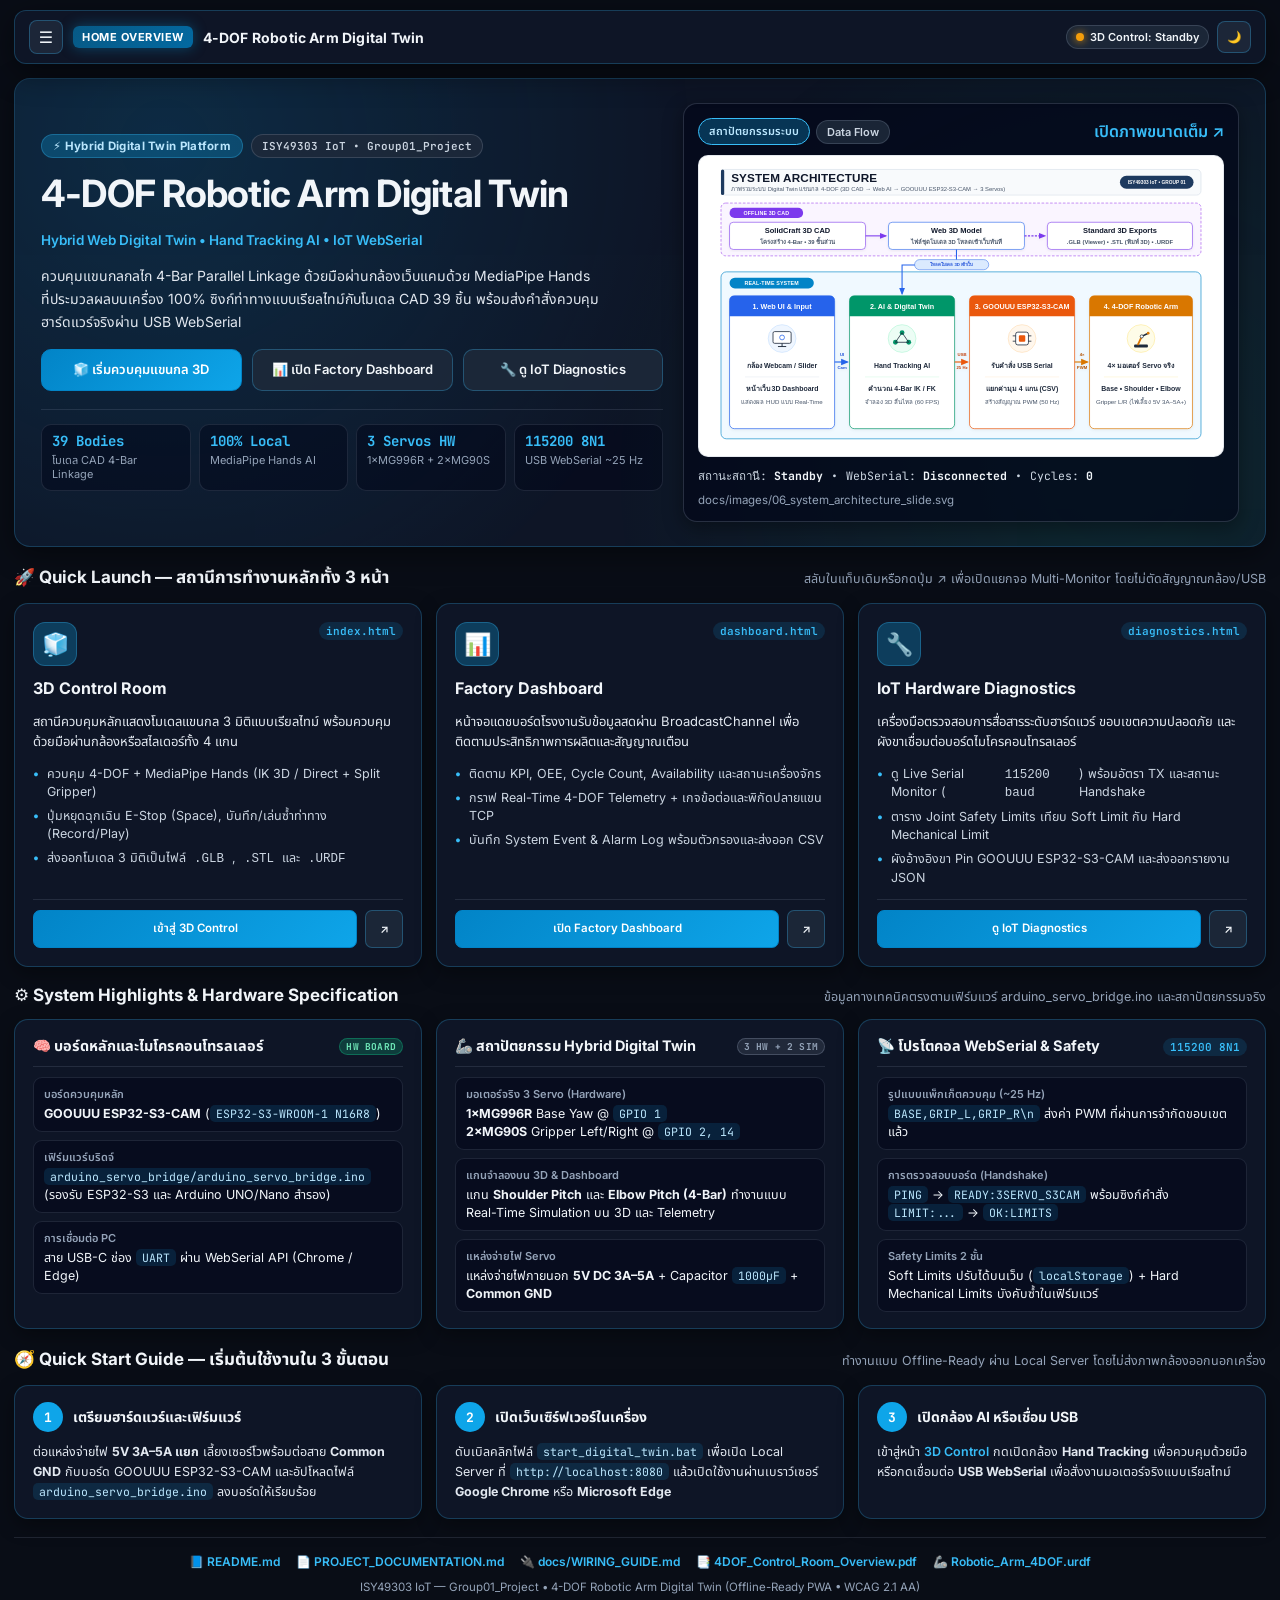
<file: home.html>
<!--
  ==============================================================================
  @file        home.html
  @project     ISY49303 IoT — Group01_Project (4-DOF Robotic Arm Digital Twin)
  @description หน้า Home / Overview สำหรับแนะนำภาพรวมระบบแขนกล 4-DOF Digital Twin,
               Quick Launch เข้าสู่สถานีหลักทั้ง 3 หน้า (3D Control, Factory Dashboard,
               IoT Diagnostics), สเปกฮาร์ดแวร์ GOOUUU ESP32-S3-CAM และคู่มือเริ่มต้นเร็ว
  ==============================================================================
-->
<!DOCTYPE html>
<html lang="th" class="factory-page-root">

<head>
  <meta charset="UTF-8" />
  <meta name="viewport" content="width=device-width, initial-scale=1.0, viewport-fit=cover" />
  <meta name="description"
    content="หน้าหลัก 4-DOF Robotic Arm Digital Twin (ISY49303 IoT — Group01_Project) ควบคุมด้วย MediaPipe Hands AI บนเบราว์เซอร์ ซิงก์ CAD 39 ชิ้น และส่งคำสั่งผ่าน USB WebSerial ไปยัง GOOUUU ESP32-S3-CAM" />
  <meta name="theme-color" content="#090d16" />
  <title>Home — 4-DOF Robotic Arm Digital Twin (Group01_Project)</title>

  <link rel="manifest" href="manifest.json" />
  <link rel="icon" type="image/svg+xml" href="assets/icon.svg" />
  <link rel="apple-touch-icon" href="assets/icon.svg" />

  <!-- Web Fonts (Fallback ไปยัง System Font อัตโนมัติหากใช้งานแบบออฟไลน์) -->
  <link rel="preconnect" href="https://fonts.googleapis.com" />
  <link rel="preconnect" href="https://fonts.gstatic.com" crossorigin />
  <link
    href="https://fonts.googleapis.com/css2?family=Inter:wght@400;500;600;700&family=JetBrains+Mono:wght@500;600;700&family=Noto+Sans+Thai:wght@400;500;600;700&display=swap"
    rel="stylesheet" />

  <link rel="stylesheet" href="css/style.css" />
  <link rel="stylesheet" href="css/pages.css" />
  <link rel="stylesheet" href="css/home.css" />

  <!-- โหลดธีมสีและค่าแสดงผลจาก localStorage ทันทีก่อนเรนเดอร์ เพื่อไม่ให้เกิดการกะพริบ (No-FOUC) -->
  <script>
    (function () {
      try {
        window.name = 'arm4dof_home';
        var raw = localStorage.getItem('arm4dof_display_settings_v1');
        var cfg = raw ? JSON.parse(raw) : {};
        var themePref = (cfg.theme === 'light' || cfg.theme === 'dark' || cfg.theme === 'auto') ? cfg.theme : 'dark';
        var resolvedTheme = themePref === 'auto'
          ? (window.matchMedia && window.matchMedia('(prefers-color-scheme: light)').matches ? 'light' : 'dark')
          : themePref;
        var root = document.documentElement;
        root.dataset.theme = resolvedTheme;
        var scale = (cfg.uiScale === 'compact' || cfg.uiScale === 'normal' || cfg.uiScale === 'large') ? cfg.uiScale : 'normal';
        root.dataset.uiScale = scale;
        var opacity = typeof cfg.panelOpacity === 'number' ? Math.min(100, Math.max(45, cfg.panelOpacity)) : 88;
        var alpha = +(opacity / 100).toFixed(2);
        var alphaStrong = +Math.min(1, alpha + 0.06).toFixed(2);
        root.style.setProperty('--panel-alpha', String(alpha));
        root.style.setProperty('--panel-alpha-strong', String(alphaStrong));
        if (cfg.glassBlur === false) {
          root.classList.add('no-glass-blur');
        }
        var metaTheme = document.querySelector('meta[name="theme-color"]');
        if (metaTheme) {
          metaTheme.setAttribute('content', resolvedTheme === 'light' ? '#e8eef5' : '#090d16');
        }
      } catch (_) {
        document.documentElement.dataset.theme = 'dark';
        document.documentElement.dataset.uiScale = 'normal';
      }
    })();
  </script>
</head>

<body class="factory-page">
  <a class="skip-link" href="#main-content">ข้ามไปยังเนื้อหาหลัก</a>

  <header class="top-bar page-top-bar" role="banner">
    <div class="brand-group">
      <button type="button" class="btn-hamburger" id="btn-nav-menu"
        aria-label="เปิดเมนูนำทาง" aria-expanded="false" aria-controls="nav-drawer" aria-haspopup="dialog"
        title="เปิดเมนูนำทาง (Navigation)">☰</button>
      <span class="brand-badge">HOME OVERVIEW</span>
      <div class="brand-text">
        <span class="brand-title">4-DOF Robotic Arm Digital Twin</span>
        <span class="brand-subtitle">ISY49303 IoT • Group01_Project • Hybrid Web Digital Twin</span>
      </div>
    </div>

    <div class="top-bar-actions">
      <div class="status-pills" aria-live="polite">
        <div class="pill" title="สถานะการเชื่อมต่อสดกับสถานี 3D Control (index.html)">
          <span class="dot warn" id="home-live-dot" aria-hidden="true"></span>
          <span id="home-live-text">3D Control: Standby</span>
        </div>
      </div>
      <div class="top-bar-btns">
        <button type="button" class="btn-icon" id="btn-cycle-theme" aria-label="สลับธีมสี Dark, Light หรือ Auto"
          title="สลับธีมสี (ซิงก์ร่วมกันทุกหน้า)">
          <span aria-hidden="true" id="theme-icon">🌙</span>
          <span class="btn-icon-label" id="theme-label">Dark</span>
        </button>
      </div>
    </div>
  </header>

  <!-- เมนูนำทางแบบ Drawer (WAI-ARIA Dialog) -->
  <div class="nav-backdrop" id="nav-backdrop" hidden>
    <div class="nav-drawer" id="nav-drawer" role="dialog" aria-modal="true" aria-labelledby="nav-drawer-title">
      <div class="nav-drawer-header">
        <h2 class="nav-drawer-title" id="nav-drawer-title">☰ เมนูระบบโรงงาน 4-DOF</h2>
        <button type="button" class="btn-modal-close" id="btn-close-nav" aria-label="ปิดเมนูนำทาง" title="ปิด (Esc)">✕</button>
      </div>
      <nav class="nav-drawer-list" aria-label="เมนูนำทางหลักของระบบโรงงาน">
        <div class="nav-drawer-row">
          <a class="nav-drawer-link active" href="home.html" aria-current="page"
            data-window-name="arm4dof_home" data-page-label="Home">
            <span aria-hidden="true">🏠</span>
            <span class="nav-link-text">
              <span>Home</span>
              <span class="nav-link-sub">หน้าปัจจุบัน • ภาพรวมระบบ &amp; คู่มือเริ่มต้น</span>
            </span>
          </a>
          <button type="button" class="nav-popout-btn" data-popout-url="home.html" data-popout-name="arm4dof_home"
            aria-label="เปิด Home แยกหน้าต่าง (Multi-Monitor)" title="เปิดแยกจอ / สลับไปแท็บเดิม (Multi-Monitor)">↗</button>
        </div>

        <div class="nav-drawer-row">
          <a class="nav-drawer-link" href="index.html"
            data-window-name="arm4dof_control" data-page-label="3D Control">
            <span aria-hidden="true">🧊</span>
            <span class="nav-link-text">
              <span>3D Control</span>
              <span class="nav-link-sub">ควบคุมแขนกล 3D, Hand Tracking &amp; USB</span>
            </span>
          </a>
          <button type="button" class="nav-popout-btn" data-popout-url="index.html" data-popout-name="arm4dof_control"
            aria-label="เปิด 3D Control แยกหน้าต่าง (Multi-Monitor)" title="เปิดแยกจอ / สลับไปแท็บเดิม (Multi-Monitor)">↗</button>
        </div>

        <div class="nav-drawer-row">
          <a class="nav-drawer-link" href="dashboard.html"
            data-window-name="arm4dof_dashboard" data-page-label="Factory Dashboard">
            <span aria-hidden="true">📊</span>
            <span class="nav-link-text">
              <span>Factory Dashboard</span>
              <span class="nav-link-sub">KPI, OEE, กราฟ Telemetry &amp; Event Log</span>
            </span>
          </a>
          <button type="button" class="nav-popout-btn" data-popout-url="dashboard.html" data-popout-name="arm4dof_dashboard"
            aria-label="เปิด Factory Dashboard แยกหน้าต่าง (Multi-Monitor)" title="เปิดแยกจอ / สลับไปแท็บเดิม (Multi-Monitor)">↗</button>
        </div>

        <div class="nav-drawer-row">
          <a class="nav-drawer-link" href="diagnostics.html"
            data-window-name="arm4dof_diagnostics" data-page-label="IoT Diagnostics">
            <span aria-hidden="true">🔧</span>
            <span class="nav-link-text">
              <span>IoT Diagnostics</span>
              <span class="nav-link-sub">Serial Monitor, Safety Limits &amp; Pinout</span>
            </span>
          </a>
          <button type="button" class="nav-popout-btn" data-popout-url="diagnostics.html" data-popout-name="arm4dof_diagnostics"
            aria-label="เปิด IoT Diagnostics แยกหน้าต่าง (Multi-Monitor)" title="เปิดแยกจอ / สลับไปแท็บเดิม (Multi-Monitor)">↗</button>
        </div>
      </nav>
      <div class="nav-drawer-footer">
        คลิกชื่อหน้าเพื่อสลับในแท็บเดิม • กด <strong>↗</strong> เพื่อเปิดแยกจอ Multi-Monitor โดยสลับไปแท็บเดิมไม่เปิดซ้ำ
      </div>
    </div>
  </div>

  <main class="page-shell home-shell" id="main-content">
    <!-- SECTION 1: HERO -->
    <section class="home-hero" aria-labelledby="hero-heading">
      <div class="hero-copy">
        <div class="hero-eyebrow-row">
          <span class="hero-eyebrow">⚡ Hybrid Digital Twin Platform</span>
          <span class="hero-course-tag">ISY49303 IoT • Group01_Project</span>
        </div>

        <h1 class="hero-title" id="hero-heading">4-DOF Robotic Arm Digital Twin</h1>
        <p class="hero-tagline">Hybrid Web Digital Twin • Hand Tracking AI • IoT WebSerial</p>
        <p class="hero-desc">
          ควบคุมแขนกลกลไก 4-Bar Parallel Linkage ด้วยมือผ่านกล้องเว็บแคมด้วย MediaPipe Hands ที่ประมวลผลบนเครื่อง 100%
          ซิงก์ท่าทางแบบเรียลไทม์กับโมเดล CAD 39 ชิ้น พร้อมส่งคำสั่งควบคุมฮาร์ดแวร์จริงผ่าน USB WebSerial
        </p>

        <div class="hero-cta-group">
          <a class="btn primary hero-cta-btn" href="index.html">🧊 เริ่มควบคุมแขนกล 3D</a>
          <a class="btn hero-cta-btn" href="dashboard.html">📊 เปิด Factory Dashboard</a>
          <a class="btn hero-cta-btn" href="diagnostics.html">🔧 ดู IoT Diagnostics</a>
        </div>

        <div class="hero-metrics-strip" aria-label="สรุปความสามารถหลักของระบบ">
          <div class="hero-metric">
            <div class="hero-metric-val">39 Bodies</div>
            <div class="hero-metric-lbl">โมเดล CAD 4-Bar Linkage</div>
          </div>
          <div class="hero-metric">
            <div class="hero-metric-val">100% Local</div>
            <div class="hero-metric-lbl">MediaPipe Hands AI</div>
          </div>
          <div class="hero-metric">
            <div class="hero-metric-val">3 Servos HW</div>
            <div class="hero-metric-lbl">1×MG996R + 2×MG90S</div>
          </div>
          <div class="hero-metric">
            <div class="hero-metric-val">115200 8N1</div>
            <div class="hero-metric-lbl">USB WebSerial ~25 Hz</div>
          </div>
        </div>
      </div>

      <div class="hero-visual-card" aria-label="แผนภาพสถาปัตยกรรมและการไหลของข้อมูลระบบ">
        <div class="hero-visual-header">
          <div class="diagram-tabs" role="group" aria-label="เลือกแผนภาพที่ต้องการแสดง">
            <button type="button" class="filter-chip active" id="btn-diagram-arch" data-diagram="arch" aria-pressed="true">
              สถาปัตยกรรมระบบ
            </button>
            <button type="button" class="filter-chip" id="btn-diagram-flow" data-diagram="flow" aria-pressed="false">
              Data Flow
            </button>
          </div>
          <a class="diagram-open-link" id="diagram-open-link" href="docs/images/06_system_architecture_slide.svg"
            target="_blank" rel="noopener">เปิดภาพขนาดเต็ม ↗</a>
        </div>

        <div class="diagram-stage">
          <img class="diagram-img" id="hero-diagram-img"
            src="docs/images/06_system_architecture_slide.svg"
            alt="แผนภาพสถาปัตยกรรมระบบ 4-DOF Robotic Arm Digital Twin แสดงการทำงานร่วมกันของ CAD 39 ชิ้น, MediaPipe Hands AI, Web Digital Twin และบอร์ด GOOUUU ESP32-S3-CAM"
            loading="eager" />
        </div>

        <div class="hero-visual-footer">
          <div class="hero-live-summary">
            <span>สถานะสถานี: <strong id="home-station-mode">Standby</strong></span>
            <span>•</span>
            <span>WebSerial: <strong id="home-serial-state">Disconnected</strong></span>
            <span>•</span>
            <span>Cycles: <strong id="home-cycle-count">0</strong></span>
          </div>
          <span id="diagram-caption">docs/images/06_system_architecture_slide.svg</span>
        </div>
      </div>
    </section>

    <!-- SECTION 2: QUICK LAUNCH & MODULE CARDS -->
    <section class="home-section" aria-labelledby="modules-heading">
      <div class="section-header">
        <h2 class="section-title" id="modules-heading">🚀 Quick Launch — สถานีการทำงานหลักทั้ง 3 หน้า</h2>
        <span class="section-subtitle">สลับในแท็บเดิมหรือกดปุ่ม ↗ เพื่อเปิดแยกจอ Multi-Monitor โดยไม่ตัดสัญญาณกล้อง/USB</span>
      </div>

      <div class="module-grid">
        <article class="module-card">
          <div class="module-card-top">
            <div class="module-icon-wrap" aria-hidden="true">🧊</div>
            <span class="setting-badge">index.html</span>
          </div>
          <h3 class="module-card-title">3D Control Room</h3>
          <p class="module-card-desc">
            สถานีควบคุมหลักแสดงโมเดลแขนกล 3 มิติแบบเรียลไทม์ พร้อมควบคุมด้วยมือผ่านกล้องหรือสไลเดอร์ทั้ง 4 แกน
          </p>
          <ul class="module-feature-list">
            <li>ควบคุม 4-DOF + MediaPipe Hands (IK 3D / Direct + Split Gripper)</li>
            <li>ปุ่มหยุดฉุกเฉิน E-Stop (Space), บันทึก/เล่นซ้ำท่าทาง (Record/Play)</li>
            <li>ส่งออกโมเดล 3 มิติเป็นไฟล์ <code>.GLB</code>, <code>.STL</code> และ <code>.URDF</code></li>
          </ul>
          <div class="module-card-actions">
            <a class="btn primary module-launch-link" href="index.html">เข้าสู่ 3D Control</a>
            <button type="button" class="btn module-popout-btn" data-popout-url="index.html" data-popout-name="arm4dof_control"
              aria-label="เปิด 3D Control แยกหน้าต่าง (Multi-Monitor)" title="เปิดแยกจอ Multi-Monitor">↗</button>
          </div>
        </article>

        <article class="module-card">
          <div class="module-card-top">
            <div class="module-icon-wrap" aria-hidden="true">📊</div>
            <span class="setting-badge">dashboard.html</span>
          </div>
          <h3 class="module-card-title">Factory Dashboard</h3>
          <p class="module-card-desc">
            หน้าจอแดชบอร์ดโรงงานรับข้อมูลสดผ่าน BroadcastChannel เพื่อติดตามประสิทธิภาพการผลิตและสัญญาณเตือน
          </p>
          <ul class="module-feature-list">
            <li>ติดตาม KPI, OEE, Cycle Count, Availability และสถานะเครื่องจักร</li>
            <li>กราฟ Real-Time 4-DOF Telemetry + เกจข้อต่อและพิกัดปลายแขน TCP</li>
            <li>บันทึก System Event &amp; Alarm Log พร้อมตัวกรองและส่งออก CSV</li>
          </ul>
          <div class="module-card-actions">
            <a class="btn primary module-launch-link" href="dashboard.html">เปิด Factory Dashboard</a>
            <button type="button" class="btn module-popout-btn" data-popout-url="dashboard.html" data-popout-name="arm4dof_dashboard"
              aria-label="เปิด Factory Dashboard แยกหน้าต่าง (Multi-Monitor)" title="เปิดแยกจอ Multi-Monitor">↗</button>
          </div>
        </article>

        <article class="module-card">
          <div class="module-card-top">
            <div class="module-icon-wrap" aria-hidden="true">🔧</div>
            <span class="setting-badge">diagnostics.html</span>
          </div>
          <h3 class="module-card-title">IoT Hardware Diagnostics</h3>
          <p class="module-card-desc">
            เครื่องมือตรวจสอบการสื่อสารระดับฮาร์ดแวร์ ขอบเขตความปลอดภัย และผังขาเชื่อมต่อบอร์ดไมโครคอนโทรลเลอร์
          </p>
          <ul class="module-feature-list">
            <li>ดู Live Serial Monitor (<code>115200 baud</code>) พร้อมอัตรา TX และสถานะ Handshake</li>
            <li>ตาราง Joint Safety Limits เทียบ Soft Limit กับ Hard Mechanical Limit</li>
            <li>ผังอ้างอิงขา Pin GOOUUU ESP32-S3-CAM และส่งออกรายงาน JSON</li>
          </ul>
          <div class="module-card-actions">
            <a class="btn primary module-launch-link" href="diagnostics.html">ดู IoT Diagnostics</a>
            <button type="button" class="btn module-popout-btn" data-popout-url="diagnostics.html" data-popout-name="arm4dof_diagnostics"
              aria-label="เปิด IoT Diagnostics แยกหน้าต่าง (Multi-Monitor)" title="เปิดแยกจอ Multi-Monitor">↗</button>
          </div>
        </article>
      </div>
    </section>

    <!-- SECTION 3: SYSTEM HIGHLIGHTS & HARDWARE SPEC -->
    <section class="home-section" aria-labelledby="specs-heading">
      <div class="section-header">
        <h2 class="section-title" id="specs-heading">⚙️ System Highlights &amp; Hardware Specification</h2>
        <span class="section-subtitle">ข้อมูลทางเทคนิคตรงตามเฟิร์มแวร์ arduino_servo_bridge.ino และสถาปัตยกรรมจริง</span>
      </div>

      <div class="spec-grid">
        <article class="spec-card">
          <div class="spec-card-header">
            <h3 class="spec-card-title">🧠 บอร์ดหลักและไมโครคอนโทรลเลอร์</h3>
            <span class="hw-badge hw-real">HW BOARD</span>
          </div>
          <dl class="spec-dl">
            <div class="spec-row">
              <dt>บอร์ดควบคุมหลัก</dt>
              <dd><strong>GOOUUU ESP32-S3-CAM</strong> (<code>ESP32-S3-WROOM-1 N16R8</code>)</dd>
            </div>
            <div class="spec-row">
              <dt>เฟิร์มแวร์บริดจ์</dt>
              <dd><code>arduino_servo_bridge/arduino_servo_bridge.ino</code> (รองรับ ESP32-S3 และ Arduino UNO/Nano สำรอง)</dd>
            </div>
            <div class="spec-row">
              <dt>การเชื่อมต่อ PC</dt>
              <dd>สาย USB-C ช่อง <code>UART</code> ผ่าน WebSerial API (Chrome / Edge)</dd>
            </div>
          </dl>
        </article>

        <article class="spec-card">
          <div class="spec-card-header">
            <h3 class="spec-card-title">🦾 สถาปัตยกรรม Hybrid Digital Twin</h3>
            <span class="hw-badge hw-sim">3 HW + 2 SIM</span>
          </div>
          <dl class="spec-dl">
            <div class="spec-row">
              <dt>มอเตอร์จริง 3 Servo (Hardware)</dt>
              <dd>
                <strong>1×MG996R</strong> Base Yaw @ <code>GPIO 1</code><br />
                <strong>2×MG90S</strong> Gripper Left/Right @ <code>GPIO 2, 14</code>
              </dd>
            </div>
            <div class="spec-row">
              <dt>แกนจำลองบน 3D &amp; Dashboard</dt>
              <dd>แกน <strong>Shoulder Pitch</strong> และ <strong>Elbow Pitch (4-Bar)</strong> ทำงานแบบ Real-Time Simulation บน 3D และ Telemetry</dd>
            </div>
            <div class="spec-row">
              <dt>แหล่งจ่ายไฟ Servo</dt>
              <dd>แหล่งจ่ายไฟภายนอก <strong>5V DC 3A–5A</strong> + Capacitor <code>1000µF</code> + <strong>Common GND</strong></dd>
            </div>
          </dl>
        </article>

        <article class="spec-card">
          <div class="spec-card-header">
            <h3 class="spec-card-title">📡 โปรโตคอล WebSerial &amp; Safety</h3>
            <span class="setting-badge">115200 8N1</span>
          </div>
          <dl class="spec-dl">
            <div class="spec-row">
              <dt>รูปแบบแพ็กเก็ตควบคุม (~25 Hz)</dt>
              <dd><code>BASE,GRIP_L,GRIP_R\n</code> ส่งค่า PWM ที่ผ่านการจำกัดขอบเขตแล้ว</dd>
            </div>
            <div class="spec-row">
              <dt>การตรวจสอบบอร์ด (Handshake)</dt>
              <dd><code>PING</code> → <code>READY:3SERVO_S3CAM</code> พร้อมซิงก์คำสั่ง <code>LIMIT:...</code> → <code>OK:LIMITS</code></dd>
            </div>
            <div class="spec-row">
              <dt>Safety Limits 2 ชั้น</dt>
              <dd>Soft Limits ปรับได้บนเว็บ (<code>localStorage</code>) + Hard Mechanical Limits บังคับซ้ำในเฟิร์มแวร์</dd>
            </div>
          </dl>
        </article>
      </div>
    </section>

    <!-- SECTION 4: QUICK START GUIDE -->
    <section class="home-section" aria-labelledby="quickstart-heading">
      <div class="section-header">
        <h2 class="section-title" id="quickstart-heading">🧭 Quick Start Guide — เริ่มต้นใช้งานใน 3 ขั้นตอน</h2>
        <span class="section-subtitle">ทำงานแบบ Offline-Ready ผ่าน Local Server โดยไม่ส่งภาพกล้องออกนอกเครื่อง</span>
      </div>

      <div class="steps-grid">
        <article class="step-card">
          <div class="step-head">
            <span class="step-num" aria-hidden="true">1</span>
            <h3 class="step-title">เตรียมฮาร์ดแวร์และเฟิร์มแวร์</h3>
          </div>
          <p class="step-body">
            ต่อแหล่งจ่ายไฟ <strong>5V 3A–5A แยก</strong> เลี้ยงเซอร์โวพร้อมต่อสาย <strong>Common GND</strong> กับบอร์ด
            GOOUUU ESP32-S3-CAM และอัปโหลดไฟล์ <code>arduino_servo_bridge.ino</code> ลงบอร์ดให้เรียบร้อย
          </p>
        </article>

        <article class="step-card">
          <div class="step-head">
            <span class="step-num" aria-hidden="true">2</span>
            <h3 class="step-title">เปิดเว็บเซิร์ฟเวอร์ในเครื่อง</h3>
          </div>
          <p class="step-body">
            ดับเบิลคลิกไฟล์ <code>start_digital_twin.bat</code> เพื่อเปิด Local Server ที่ <code>http://localhost:8080</code>
            แล้วเปิดใช้งานผ่านเบราว์เซอร์ <strong>Google Chrome</strong> หรือ <strong>Microsoft Edge</strong>
          </p>
        </article>

        <article class="step-card">
          <div class="step-head">
            <span class="step-num" aria-hidden="true">3</span>
            <h3 class="step-title">เปิดกล้อง AI หรือเชื่อม USB</h3>
          </div>
          <p class="step-body">
            เข้าสู่หน้า <a class="diagram-open-link" href="index.html">3D Control</a> กดเปิดกล้อง <strong>Hand Tracking</strong>
            เพื่อควบคุมด้วยมือ หรือกดเชื่อมต่อ <strong>USB WebSerial</strong> เพื่อสั่งงานมอเตอร์จริงแบบเรียลไทม์
          </p>
        </article>
      </div>
    </section>

    <!-- FOOTER -->
    <footer class="home-footer" role="contentinfo">
      <nav class="footer-links" aria-label="ลิงก์เอกสารอ้างอิงและไฟล์โปรเจกต์">
        <a href="README.md" target="_blank" rel="noopener">📘 README.md</a>
        <a href="PROJECT_DOCUMENTATION.md" target="_blank" rel="noopener">📄 PROJECT_DOCUMENTATION.md</a>
        <a href="docs/WIRING_GUIDE.md" target="_blank" rel="noopener">🔌 docs/WIRING_GUIDE.md</a>
        <a href="docs/4DOF_Control_Room_Overview.pdf" target="_blank" rel="noopener">📑 4DOF_Control_Room_Overview.pdf</a>
        <a href="models/Robotic_Arm_4DOF.urdf" target="_blank" rel="noopener">🦾 Robotic_Arm_4DOF.urdf</a>
      </nav>
      <p class="footer-meta">
        ISY49303 IoT — Group01_Project • 4-DOF Robotic Arm Digital Twin (Offline-Ready PWA • WCAG 2.1 AA)
      </p>
    </footer>
  </main>

  <script src="js/factory_bus.js"></script>
  <script src="js/home.js"></script>
</body>

</html>
</file>
<file: css/style.css>
/**
 * =============================================================================
 * @file        css/style.css
 * @project     ISY49303 IoT — Group01_Project (4-DOF Robotic Arm Digital Twin)
 * @description สไตล์หน้าเว็บธีม Dark-Mode HUD แบบ Glassmorphism รองรับทุกอุปกรณ์
 *              และการ Zoom (25%–400%) โดยไม่ทับซ้อนกัน พร้อมระบบย่อ/พับเก็บทุกแผง
 *              และทุกการ์ดเมนู ตามมาตรฐาน WCAG 2.1 AA (Reflow 1.4.10) และ WAI-ARIA
 * -----------------------------------------------------------------------------
 * @sections (ลำดับหมวดหมู่ตรงกับ index.html)
 *   - SECTION 00 : ตัวแปรธีมสี, Safe Area, Reset และ Utility Classes
 *   - SECTION 01 : ฉากแสดงผล 3 มิติ (#canvas-container, touch-action: none)
 *   - SECTION 02 : แถบสถานะด้านบน (.top-bar, .status-pills, ปุ่มควบคุมแผง)
 *   - SECTION 03 : แผงซ้าย-ขวาแบบพับเก็บได้ (.left-panel, .right-panel, .panel-toolbar, .collapsible-card)
 *   - SECTION 04 : คอมโพเนนต์ควบคุม (กล้อง, Pinch Bar, ปุ่ม, Slider, Telemetry, Parts)
 *   - SECTION 05 : แท็บขอบจอ, แถบคำแนะนำ (.bottom-hud), แถบนำทางมือถือ (.mobile-nav) และ Toast
 *   - SECTION 06 : Responsive Breakpoints (Laptop, Tablet, Mobile, Short/Zoom, Touch, Motion)
 * =============================================================================
 */

/* SECTION 00: ตัวแปรธีมสีและค่าพื้นฐาน (Dark / Light / UI Scale / Glass Opacity) */
:root,
:root[data-theme="dark"] {
  color-scheme: dark;
  --bg-dark: #090d16;
  --panel-rgb: 15, 23, 42;
  --panel-alpha: 0.88;
  --panel-alpha-strong: 0.94;
  --panel-blur: 14px;
  --panel-bg: rgba(var(--panel-rgb), var(--panel-alpha));
  --panel-bg-strong: rgba(var(--panel-rgb), var(--panel-alpha-strong));
  --panel-border: rgba(56, 189, 248, 0.24);
  --surface-subtle: rgba(30, 41, 59, 0.88);
  --surface-control: rgba(30, 41, 59, 0.9);
  --surface-select: rgba(15, 23, 42, 0.96);
  --surface-deep: rgba(2, 6, 23, 0.65);
  --surface-item: rgba(2, 6, 23, 0.48);
  --surface-hover: rgba(14, 165, 233, 0.22);
  --surface-active-soft: rgba(14, 165, 233, 0.28);
  --border-subtle: rgba(148, 163, 184, 0.24);
  --border-divider: rgba(148, 163, 184, 0.16);
  --border-control: rgba(56, 189, 248, 0.3);
  --accent-cyan: #0ea5e9;
  --accent-cyan-light: #38bdf8;
  --accent-cyan-hover: #7dd3fc;
  --accent-text: #bae6fd;
  --accent-cyan-glow: rgba(14, 165, 233, 0.35);
  --accent-emerald: #10b981;
  --accent-active-bg: rgba(16, 185, 129, 0.25);
  --accent-active-text: #6ee7b7;
  --accent-amber: #f59e0b;
  --accent-rose: #f43f5e;
  --danger-bg: rgba(244, 63, 94, 0.22);
  --danger-text: #fda4af;
  --estop-bg: rgba(244, 63, 94, 0.16);
  --estop-border: rgba(244, 63, 94, 0.55);
  --estop-text: #fecdd3;
  --text-main: #f1f5f9;
  --text-secondary: #e2e8f0;
  --text-label: #cbd5e1;
  --text-muted: #94a3b8;
  --code-bg: rgba(14, 165, 233, 0.14);
  --code-text: #bae6fd;
  --slider-track: rgba(30, 41, 59, 0.95);
  --slider-thumb-border: #0f172a;
  --shadow-topbar: 0 8px 32px rgba(0, 0, 0, 0.45);
  --shadow-panel: 0 8px 28px rgba(0, 0, 0, 0.42);
  --shadow-soft: 0 6px 20px rgba(0, 0, 0, 0.38);
  --toast-bg: rgba(15, 23, 42, 0.96);
  --toast-warn-text: #fde68a;
  --toast-error-text: #fecdd3;
  --toast-success-text: #a7f3d0;
  --mobile-sheet-bg: rgba(9, 13, 22, 0.95);
  --mobile-toolbar-bg: rgba(15, 23, 42, 0.72);
  --mobile-card-bg: rgba(15, 23, 42, 0.75);
  --mobile-nav-active-text: #e0f2fe;
  --modal-backdrop: rgba(2, 6, 23, 0.62);
  --modal-bg: rgba(15, 23, 42, 0.97);
  --limit-pill-bg: rgba(245, 158, 11, 0.22);
  --limit-pill-border: rgba(245, 158, 11, 0.62);
  --limit-pill-text: #fcd34d;
  --limit-banner-bg: rgba(245, 158, 11, 0.12);
  --limit-banner-border: rgba(245, 158, 11, 0.35);
  --tri-count-color: #94a3b8;
  --ui-scale: 1;
  --panel-width-min: 276px;
  --panel-width-vw: 23.5vw;
  --panel-width-max: 344px;
  --font-sans: 'Inter', 'Noto Sans Thai', system-ui, -apple-system, BlinkMacSystemFont, sans-serif;
  --font-mono: 'JetBrains Mono', 'Fira Code', ui-monospace, SFMono-Regular, monospace;
  --safe-top: env(safe-area-inset-top, 0px);
  --safe-bottom: env(safe-area-inset-bottom, 0px);
  --safe-left: env(safe-area-inset-left, 0px);
  --safe-right: env(safe-area-inset-right, 0px);
  --topbar-height: 54px;
  --topbar-offset: calc(76px + var(--safe-top));
  --bottom-safe-offset: calc(14px + var(--safe-bottom));
  --mobile-nav-height: 60px;
}

:root[data-theme="light"] {
  color-scheme: light;
  --bg-dark: #e8eef5;
  --panel-rgb: 255, 255, 255;
  --panel-border: rgba(2, 132, 199, 0.28);
  --surface-subtle: rgba(241, 245, 249, 0.94);
  --surface-control: rgba(241, 245, 249, 0.96);
  --surface-select: #ffffff;
  --surface-deep: rgba(226, 232, 240, 0.78);
  --surface-item: rgba(241, 245, 249, 0.84);
  --surface-hover: rgba(2, 132, 199, 0.14);
  --surface-active-soft: rgba(2, 132, 199, 0.18);
  --border-subtle: rgba(100, 116, 139, 0.3);
  --border-divider: rgba(100, 116, 139, 0.2);
  --border-control: rgba(2, 132, 199, 0.36);
  --accent-cyan: #0284c7;
  --accent-cyan-light: #0369a1;
  --accent-cyan-hover: #075985;
  --accent-text: #0369a1;
  --accent-cyan-glow: rgba(2, 132, 199, 0.24);
  --accent-emerald: #059669;
  --accent-active-bg: rgba(5, 150, 105, 0.15);
  --accent-active-text: #065f46;
  --accent-amber: #d97706;
  --accent-rose: #e11d48;
  --danger-bg: rgba(225, 29, 72, 0.12);
  --danger-text: #9f1239;
  --estop-bg: rgba(225, 29, 72, 0.12);
  --estop-border: rgba(225, 29, 72, 0.48);
  --estop-text: #9f1239;
  --text-main: #0f172a;
  --text-secondary: #1e293b;
  --text-label: #334155;
  --text-muted: #475569;
  --code-bg: rgba(2, 132, 199, 0.12);
  --code-text: #0369a1;
  --slider-track: rgba(203, 213, 225, 0.96);
  --slider-thumb-border: #ffffff;
  --shadow-topbar: 0 8px 28px rgba(15, 23, 42, 0.13);
  --shadow-panel: 0 8px 24px rgba(15, 23, 42, 0.11);
  --shadow-soft: 0 6px 18px rgba(15, 23, 42, 0.1);
  --toast-bg: rgba(255, 255, 255, 0.98);
  --toast-warn-text: #92400e;
  --toast-error-text: #9f1239;
  --toast-success-text: #065f46;
  --mobile-sheet-bg: rgba(248, 250, 252, 0.97);
  --mobile-toolbar-bg: rgba(241, 245, 249, 0.9);
  --mobile-card-bg: rgba(255, 255, 255, 0.9);
  --mobile-nav-active-text: #0369a1;
  --modal-backdrop: rgba(15, 23, 42, 0.42);
  --modal-bg: rgba(255, 255, 255, 0.98);
  --limit-pill-bg: rgba(217, 119, 6, 0.15);
  --limit-pill-border: rgba(217, 119, 6, 0.55);
  --limit-pill-text: #92400e;
  --limit-banner-bg: rgba(217, 119, 6, 0.1);
  --limit-banner-border: rgba(217, 119, 6, 0.34);
  --tri-count-color: #475569;
}

/* ปิดเอฟเฟกต์ Glass Backdrop Blur เมื่อผู้ใช้เลือกปิดเพื่อความคมชัดหรือประหยัด GPU */
:root.no-glass-blur {
  --panel-blur: 0px;
}

:root.no-glass-blur .top-bar,
:root.no-glass-blur .panel-toolbar,
:root.no-glass-blur .card,
:root.no-glass-blur .panel-edge-tab,
:root.no-glass-blur .bottom-hud,
:root.no-glass-blur .mobile-nav,
:root.no-glass-blur .toast,
:root.no-glass-blur .settings-backdrop,
:root.no-glass-blur .settings-dialog,
:root.no-glass-blur .left-panel,
:root.no-glass-blur .right-panel {
  backdrop-filter: none !important;
  -webkit-backdrop-filter: none !important;
}

/* ขนาดการแสดงผล UI (UI Scale: Compact / Normal / Large) โดยไม่ทำให้ Layout ทับซ้อนกัน */
:root[data-ui-scale="compact"] {
  --ui-scale: 0.9;
  --panel-width-min: 256px;
  --panel-width-vw: 21.5vw;
  --panel-width-max: 316px;
}

:root[data-ui-scale="normal"] {
  --ui-scale: 1;
  --panel-width-min: 276px;
  --panel-width-vw: 23.5vw;
  --panel-width-max: 344px;
}

:root[data-ui-scale="large"] {
  --ui-scale: 1.12;
  --panel-width-min: 292px;
  --panel-width-vw: 25.5vw;
  --panel-width-max: 376px;
}

*,
*::before,
*::after {
  box-sizing: border-box;
  margin: 0;
  padding: 0;
}

html,
body {
  width: 100%;
  height: 100%;
  height: 100dvh;
  overflow: hidden;
  background-color: var(--bg-dark);
  color: var(--text-main);
  font-family: var(--font-sans);
  -webkit-font-smoothing: antialiased;
  -webkit-tap-highlight-color: transparent;
}

button,
input,
select {
  font-family: inherit;
}

button:focus-visible,
a.btn:focus-visible,
select:focus-visible,
input[type="range"]:focus-visible,
.part-item:focus-visible,
.drawer-handle:focus-visible {
  outline: 2px solid var(--accent-cyan-light);
  outline-offset: 2px;
}

/* Utility Spacing & Helpers */
.mt-6 { margin-top: 6px; }
.mt-8 { margin-top: 8px; }
.mb-6 { margin-bottom: 6px; }
.mb-8 { margin-bottom: 8px; }
.mb-10 { margin-bottom: 10px; }

.helper-text {
  font-size: calc(11.5px * var(--ui-scale));
  line-height: 1.45;
  color: var(--text-muted);
}

.helper-text code {
  font-family: var(--font-mono);
  font-size: calc(11px * var(--ui-scale));
  color: var(--code-text);
  background: var(--code-bg);
  padding: 1px 4px;
  border-radius: 4px;
}

.selectable {
  user-select: text;
}

/* SECTION 01: ฉากแสดงผล 3 มิติ (z-index: 1) */
#canvas-container {
  position: fixed;
  inset: 0;
  width: 100%;
  height: 100%;
  height: 100dvh;
  z-index: 1;
  touch-action: none;
  user-select: none;
}

#canvas-container canvas {
  display: block;
  width: 100%;
  height: 100%;
  touch-action: none;
}

#canvas-container canvas.cube-grab {
  cursor: grab;
}

#canvas-container canvas.cube-grabbing {
  cursor: grabbing;
}

/* SECTION 02: แถบสถานะด้านบน (Top Header Bar, z-index: 32 — สูงกว่า Drawer & Mobile Nav เพื่อคงปุ่ม E-STOP เสมอ) */
.top-bar {
  position: fixed;
  top: calc(10px + var(--safe-top));
  left: calc(14px + var(--safe-left));
  right: calc(14px + var(--safe-right));
  min-height: var(--topbar-height);
  background: var(--panel-bg);
  backdrop-filter: blur(var(--panel-blur));
  -webkit-backdrop-filter: blur(var(--panel-blur));
  border: 1px solid var(--panel-border);
  border-radius: 12px;
  display: flex;
  align-items: center;
  justify-content: space-between;
  flex-wrap: wrap;
  gap: 8px 12px;
  padding: 8px 14px;
  z-index: 32;
  box-shadow: var(--shadow-topbar);
}

.brand-group {
  display: flex;
  align-items: center;
  gap: 10px;
  flex: 1 1 200px;
  min-width: 0;
}

.brand-badge {
  background: linear-gradient(135deg, #075985, #0369a1);
  color: #fff;
  font-weight: 700;
  font-size: 11px;
  padding: 4px 9px;
  border-radius: 6px;
  letter-spacing: 0.5px;
  box-shadow: 0 0 14px var(--accent-cyan-glow);
  white-space: nowrap;
  flex-shrink: 0;
}

.brand-text {
  display: flex;
  align-items: baseline;
  flex-wrap: wrap;
  gap: 2px 8px;
  min-width: 0;
}

.brand-title {
  font-size: calc(14px * var(--ui-scale));
  font-weight: 700;
  letter-spacing: 0.2px;
  white-space: nowrap;
  overflow: hidden;
  text-overflow: ellipsis;
  max-width: 100%;
}

.brand-subtitle {
  font-size: calc(11px * var(--ui-scale));
  color: var(--text-muted);
  white-space: nowrap;
}

.top-bar-actions {
  display: flex;
  align-items: center;
  gap: 8px;
  flex: 0 1 auto;
  min-width: 0;
  max-width: 100%;
}

.status-pills {
  display: flex;
  align-items: center;
  gap: 6px;
  flex: 1 1 auto;
  min-width: 0;
  overflow-x: auto;
  scrollbar-width: none;
}

.status-pills::-webkit-scrollbar {
  display: none;
}

.pill {
  display: inline-flex;
  align-items: center;
  gap: 6px;
  padding: 4px 9px;
  border-radius: 20px;
  font-size: calc(11px * var(--ui-scale));
  font-weight: 600;
  background: var(--surface-subtle);
  border: 1px solid var(--border-subtle);
  color: var(--text-main);
  white-space: nowrap;
  flex-shrink: 0;
}

.dot {
  width: 8px;
  height: 8px;
  border-radius: 50%;
  background: var(--text-muted);
  flex-shrink: 0;
}

.dot.active {
  background: var(--accent-emerald);
  box-shadow: 0 0 8px var(--accent-emerald);
}

.dot.warn {
  background: var(--accent-amber);
  box-shadow: 0 0 8px var(--accent-amber);
}

.top-bar-btns {
  display: flex;
  align-items: center;
  gap: 6px;
  flex-shrink: 0;
}

.btn-icon {
  display: inline-flex;
  align-items: center;
  justify-content: center;
  gap: 5px;
  min-height: 32px;
  padding: 4px 9px;
  border-radius: 8px;
  border: 1px solid var(--border-control);
  background: var(--surface-control);
  color: var(--text-main);
  font-size: calc(11.5px * var(--ui-scale));
  font-weight: 600;
  cursor: pointer;
  white-space: nowrap;
  transition: background-color 0.15s ease, border-color 0.15s ease, box-shadow 0.15s ease;
}

.btn-icon:hover {
  background: var(--surface-hover);
  border-color: var(--accent-cyan-light);
}

.btn-icon[aria-pressed="true"],
.btn-icon[aria-expanded="true"] {
  background: var(--surface-active-soft);
  border-color: var(--accent-cyan-light);
  color: var(--accent-text);
}

.btn-icon.btn-estop {
  border-color: var(--estop-border);
  background: var(--estop-bg);
  color: var(--estop-text);
}

.btn-icon.btn-estop:hover {
  background: rgba(244, 63, 94, 0.26);
  border-color: var(--accent-rose);
}

.btn-icon.btn-estop[aria-pressed="true"] {
  background: #e11d48;
  border-color: #fda4af;
  color: #fff;
  box-shadow: 0 0 14px rgba(244, 63, 94, 0.7);
}

/* SECTION 03: แผงซ้าย-ขวาแบบพับเก็บได้ และการ์ด HUD แบบย่อ/ขยายได้ */
.left-panel,
.right-panel {
  position: fixed;
  top: var(--topbar-offset);
  bottom: var(--bottom-safe-offset);
  width: clamp(var(--panel-width-min), var(--panel-width-vw), var(--panel-width-max));
  display: flex;
  flex-direction: column;
  gap: 8px;
  z-index: 15;
  pointer-events: none;
  transition: transform 0.26s cubic-bezier(0.22, 1, 0.36, 1), opacity 0.2s ease, visibility 0.26s ease;
}

.left-panel {
  left: calc(14px + var(--safe-left));
}

.right-panel {
  right: calc(14px + var(--safe-right));
}

/* แถบหัวแผง (Toolbar) สำหรับย่อการ์ดทั้งหมดหรือพับแผงทั้งฝั่ง */
.panel-toolbar {
  display: flex;
  align-items: center;
  justify-content: space-between;
  gap: 8px;
  padding: 6px 10px;
  background: var(--panel-bg-strong);
  backdrop-filter: blur(var(--panel-blur));
  -webkit-backdrop-filter: blur(var(--panel-blur));
  border: 1px solid var(--panel-border);
  border-radius: 10px;
  pointer-events: auto;
  flex-shrink: 0;
  box-shadow: var(--shadow-soft);
}

.panel-toolbar-title {
  font-size: calc(11.5px * var(--ui-scale));
  font-weight: 700;
  color: var(--text-secondary);
  white-space: nowrap;
  overflow: hidden;
  text-overflow: ellipsis;
  min-width: 0;
}

.panel-toolbar-actions {
  display: flex;
  align-items: center;
  gap: 5px;
  flex-shrink: 0;
}

.btn-mini {
  display: inline-flex;
  align-items: center;
  justify-content: center;
  gap: 4px;
  min-height: 26px;
  padding: 3px 8px;
  border-radius: 6px;
  border: 1px solid var(--border-subtle);
  background: var(--surface-subtle);
  color: var(--text-label);
  font-size: calc(10.5px * var(--ui-scale));
  font-weight: 600;
  cursor: pointer;
  white-space: nowrap;
  transition: background-color 0.15s ease, border-color 0.15s ease, color 0.15s ease;
}

.btn-mini:hover {
  background: var(--surface-hover);
  border-color: var(--accent-cyan-light);
  color: var(--text-main);
}

.btn-mini-close {
  border-color: var(--border-control);
  color: var(--accent-text);
}

/* พื้นที่เลื่อนการ์ดภายในแผง (แยกจาก Toolbar เพื่อให้ปุ่มพับแผงเข้าถึงได้ตลอด) */
.panel-scroll {
  flex: 1 1 auto;
  min-height: 0;
  overflow-y: auto;
  overscroll-behavior: contain;
  display: flex;
  flex-direction: column;
  gap: 10px;
  padding-right: 2px;
  pointer-events: none;
}

.panel-scroll > * {
  pointer-events: auto;
  flex-shrink: 0;
}

/* สถานะพับเก็บแผงอิสระบน Desktop */
body.left-collapsed .left-panel,
body.hud-hidden .left-panel {
  transform: translateX(calc(-100% - 28px));
  opacity: 0;
  visibility: hidden;
  pointer-events: none;
}

body.right-collapsed .right-panel,
body.hud-hidden .right-panel {
  transform: translateX(calc(100% + 28px));
  opacity: 0;
  visibility: hidden;
  pointer-events: none;
}

.drawer-handle {
  display: none;
}

.panel-scroll::-webkit-scrollbar,
.parts-list::-webkit-scrollbar {
  width: 5px;
}

.panel-scroll::-webkit-scrollbar-thumb,
.parts-list::-webkit-scrollbar-thumb {
  background: rgba(148, 163, 184, 0.32);
  border-radius: 4px;
}

/* การ์ดเมนูแบบพับเก็บได้ (WAI-ARIA Disclosure + CSS Grid Transition) */
.card {
  background: var(--panel-bg);
  backdrop-filter: blur(var(--panel-blur));
  -webkit-backdrop-filter: blur(var(--panel-blur));
  border: 1px solid var(--panel-border);
  border-radius: 12px;
  padding: 10px 12px;
  box-shadow: var(--shadow-panel);
}

.card-parts {
  display: flex;
  flex-direction: column;
  flex: 0 0 auto;
}

.card-header {
  display: flex;
  align-items: center;
  justify-content: space-between;
  gap: 8px;
  padding-bottom: 7px;
  border-bottom: 1px solid var(--border-divider);
  transition: padding-bottom 0.2s ease, border-color 0.2s ease;
}

.collapsible-card.is-collapsed .card-header {
  padding-bottom: 0;
  border-bottom-color: transparent;
}

.card-heading {
  flex: 1 1 auto;
  min-width: 0;
  margin: 0;
  font-size: inherit;
  font-weight: inherit;
}

.card-toggle {
  width: 100%;
  min-width: 0;
  display: flex;
  align-items: center;
  gap: 6px;
  background: transparent;
  border: none;
  padding: 2px 4px 2px 0;
  border-radius: 6px;
  color: inherit;
  cursor: pointer;
  text-align: left;
  transition: opacity 0.15s ease;
}

.card-toggle:hover .card-title {
  color: var(--accent-cyan-hover);
}

.card-chevron {
  display: inline-flex;
  align-items: center;
  justify-content: center;
  width: 16px;
  height: 16px;
  font-size: calc(12px * var(--ui-scale));
  color: var(--accent-cyan-light);
  flex-shrink: 0;
  transition: transform 0.22s cubic-bezier(0.22, 1, 0.36, 1);
}

.collapsible-card.is-collapsed .card-chevron {
  transform: rotate(-90deg);
}

.card-title {
  font-size: calc(11.5px * var(--ui-scale));
  font-weight: 700;
  text-transform: uppercase;
  letter-spacing: 0.4px;
  color: var(--accent-cyan-light);
  display: flex;
  align-items: center;
  gap: 5px;
  min-width: 0;
  overflow: hidden;
  text-overflow: ellipsis;
  white-space: nowrap;
}

.card-collapse {
  display: grid;
  grid-template-rows: 1fr;
  opacity: 1;
  transition: grid-template-rows 0.24s cubic-bezier(0.22, 1, 0.36, 1), opacity 0.18s ease;
}

.card-body {
  overflow: hidden;
  min-height: 0;
  padding-top: 9px;
  visibility: visible;
  transition: visibility 0.24s ease;
}

.collapsible-card.is-collapsed .card-collapse {
  grid-template-rows: 0fr;
  opacity: 0;
  pointer-events: none;
}

.collapsible-card.is-collapsed .card-body {
  padding-top: 0;
  visibility: hidden;
}

.fps-badge {
  font-family: var(--font-mono);
  font-size: 11px;
  color: var(--text-muted);
  white-space: nowrap;
  flex-shrink: 0;
}

.selected-part-badge {
  font-size: 10.5px;
  font-weight: 600;
  color: var(--accent-cyan-light);
  max-width: 120px;
  overflow: hidden;
  text-overflow: ellipsis;
  white-space: nowrap;
  flex-shrink: 0;
}

/* SECTION 04: คอมโพเนนต์ควบคุม (กล้อง, Pinch Bar, ปุ่ม, Slider, Telemetry, Parts) */
.camera-box {
  position: relative;
  width: 100%;
  aspect-ratio: 16 / 10;
  max-height: 170px;
  background: #020617;
  border-radius: 8px;
  overflow: hidden;
  border: 1px solid rgba(56, 189, 248, 0.3);
}

#webcam-video {
  position: absolute;
  width: 1px;
  height: 1px;
  opacity: 0;
  pointer-events: none;
}

#tracking-canvas {
  width: 100%;
  height: 100%;
  object-fit: cover;
  display: block;
}

.camera-overlay-msg {
  position: absolute;
  inset: 0;
  display: flex;
  flex-direction: column;
  align-items: center;
  justify-content: center;
  text-align: center;
  padding: 12px;
  background: rgba(2, 6, 23, 0.84);
  color: var(--text-muted);
  font-size: 12px;
  line-height: 1.45;
  gap: 8px;
}

.camera-overlay-icon {
  font-size: 24px;
}

.camera-hud-badges {
  position: absolute;
  top: 8px;
  left: 8px;
  right: 8px;
  display: flex;
  justify-content: space-between;
  gap: 6px;
  pointer-events: none;
}

.hud-tag {
  background: rgba(2, 6, 23, 0.8);
  border: 1px solid rgba(56, 189, 248, 0.35);
  color: #e2e8f0;
  font-family: var(--font-mono);
  font-size: 10px;
  padding: 3px 6px;
  border-radius: 4px;
  white-space: nowrap;
}

/* Pinch meter */
.pinch-bar-wrap {
  margin-top: 8px;
}

.pinch-bar-track {
  height: 7px;
  background: var(--slider-track);
  border-radius: 4px;
  overflow: hidden;
  margin-top: 4px;
}

.pinch-bar-fill {
  height: 100%;
  width: 50%;
  background: linear-gradient(90deg, var(--accent-emerald), var(--accent-cyan));
  transition: width 0.06s linear;
}

.field-group {
  margin-top: 10px;
}

.field-label {
  font-size: 11px;
  display: block;
  margin-bottom: 4px;
}

/* Buttons */
.btn-row {
  display: flex;
  gap: 6px;
  flex-wrap: wrap;
}

.btn-row.btn-grid-3 {
  display: grid;
  grid-template-columns: repeat(auto-fit, minmax(84px, 1fr));
  gap: 6px;
}

.btn-row.btn-grid-3 .btn {
  min-width: 0;
  padding: 7px 6px;
  font-size: calc(11px * var(--ui-scale));
  line-height: 1.25;
}

.btn {
  flex: 1 1 100px;
  min-width: 0;
  min-height: 36px;
  padding: 7px 10px;
  border-radius: 7px;
  border: 1px solid var(--border-control);
  background: var(--surface-subtle);
  color: var(--text-main);
  font-size: calc(11.5px * var(--ui-scale));
  font-weight: 600;
  cursor: pointer;
  user-select: none;
  transition: background-color 0.15s ease, border-color 0.15s ease, filter 0.15s ease;
  text-align: center;
  text-decoration: none;
  display: inline-flex;
  align-items: center;
  justify-content: center;
  gap: 5px;
}

.btn:hover:not(:disabled) {
  background: var(--surface-hover);
  border-color: var(--accent-cyan-light);
}

.btn:disabled {
  opacity: 0.55;
  cursor: not-allowed;
}

.btn-fit {
  flex: 0 0 auto;
  padding: 7px 14px;
}

.btn-compact {
  flex: 0 0 auto;
  min-width: auto;
  min-height: 26px;
  padding: 3px 9px;
  font-size: calc(10.5px * var(--ui-scale));
}

.btn.primary {
  background: linear-gradient(135deg, #0284c7, #0ea5e9);
  border-color: #0284c7;
  color: #fff;
}

.btn.primary:hover:not(:disabled) {
  filter: brightness(1.08);
}

.btn.active {
  background: var(--accent-active-bg);
  border-color: var(--accent-emerald);
  color: var(--accent-active-text);
}

.btn.danger {
  background: var(--danger-bg);
  border-color: var(--accent-rose);
  color: var(--danger-text);
}

/* Sliders (Cross-Browser: WebKit + Firefox + Touch-friendly) */
.control-group {
  margin-bottom: 10px;
}

.control-group:last-child {
  margin-bottom: 0;
}

.control-label {
  display: flex;
  justify-content: space-between;
  align-items: center;
  flex-wrap: wrap;
  gap: 2px 8px;
  font-size: calc(11.5px * var(--ui-scale));
  margin-bottom: 4px;
}

.control-name {
  color: var(--text-label);
  font-weight: 500;
  min-width: 0;
}

.control-val-wrap {
  display: inline-flex;
  align-items: center;
  gap: 5px;
  white-space: nowrap;
}

.control-val {
  font-family: var(--font-mono);
  color: var(--accent-cyan-light);
  font-weight: 600;
  white-space: nowrap;
}

.limit-pill {
  display: inline-flex;
  align-items: center;
  justify-content: center;
  padding: 1px 6px;
  border-radius: 999px;
  background: var(--limit-pill-bg);
  border: 1px solid var(--limit-pill-border);
  color: var(--limit-pill-text);
  font-family: var(--font-mono);
  font-size: calc(9.5px * var(--ui-scale));
  font-weight: 700;
  letter-spacing: 0.4px;
  line-height: 1.3;
  white-space: nowrap;
}

.limit-pill[hidden] {
  display: none !important;
}

.control-group.is-limited .control-val {
  color: var(--limit-pill-text);
}

.control-group.is-limited input[type="range"] {
  border-color: var(--limit-pill-border);
}

input[type="range"] {
  -webkit-appearance: none;
  appearance: none;
  width: 100%;
  height: 6px;
  background: var(--slider-track);
  border-radius: 4px;
  outline: none;
  border: 1px solid var(--border-subtle);
  cursor: pointer;
}

input[type="range"]::-webkit-slider-thumb {
  -webkit-appearance: none;
  appearance: none;
  width: 18px;
  height: 18px;
  border-radius: 50%;
  background: var(--accent-cyan);
  border: 2px solid var(--slider-thumb-border);
  cursor: pointer;
  box-shadow: 0 0 8px var(--accent-cyan-glow);
}

input[type="range"]::-moz-range-thumb {
  width: 18px;
  height: 18px;
  border-radius: 50%;
  background: var(--accent-cyan);
  border: 2px solid var(--slider-thumb-border);
  cursor: pointer;
  box-shadow: 0 0 8px var(--accent-cyan-glow);
}

select.select-input {
  width: 100%;
  min-height: 36px;
  padding: 6px 10px;
  border-radius: 7px;
  background: var(--surface-select);
  border: 1px solid var(--border-control);
  color: var(--text-main);
  font-size: calc(12px * var(--ui-scale));
  margin-bottom: 8px;
}

/* Telemetry Grid */
.telemetry-grid {
  display: grid;
  grid-template-columns: repeat(3, minmax(0, 1fr));
  gap: 6px;
  margin-top: 2px;
}

.stat-cell {
  background: var(--surface-deep);
  border: 1px solid var(--border-divider);
  border-radius: 6px;
  padding: 6px 6px;
  text-align: center;
  min-width: 0;
}

.stat-label {
  font-size: calc(10px * var(--ui-scale));
  color: var(--text-muted);
}

.stat-num {
  font-family: var(--font-mono);
  font-size: calc(12px * var(--ui-scale));
  font-weight: 700;
  color: var(--text-main);
  margin-top: 2px;
}

/* CAD Parts Inspector */
.parts-list {
  height: clamp(140px, 22vh, 230px);
  overflow-y: auto;
  display: flex;
  flex-direction: column;
  gap: 3px;
  margin-top: 6px;
}

.part-item {
  display: flex;
  align-items: center;
  justify-content: space-between;
  gap: 8px;
  width: 100%;
  padding: 6px 8px;
  border-radius: 6px;
  font-size: calc(11.5px * var(--ui-scale));
  color: var(--text-main);
  background: var(--surface-item);
  cursor: pointer;
  border: 1px solid transparent;
  text-align: left;
}

.part-item:hover,
.part-item.selected {
  background: var(--surface-hover);
  border-color: var(--accent-cyan-light);
}

.part-tri-count {
  color: var(--tri-count-color);
  font-family: var(--font-mono);
  font-size: calc(10px * var(--ui-scale));
  flex-shrink: 0;
}

.part-swatch {
  width: 10px;
  height: 10px;
  border-radius: 2px;
  display: inline-block;
  margin-right: 6px;
  flex-shrink: 0;
}

/* SECTION 05: แท็บขอบจอ (Desktop), แถบคำแนะนำ, แถบนำทางมือถือ, Modal ตั้งค่า & Toast */
.panel-edge-tab {
  position: fixed;
  top: calc(var(--topbar-offset) + 6px);
  z-index: 16;
  display: inline-flex;
  align-items: center;
  gap: 5px;
  height: 36px;
  padding: 0 11px;
  background: var(--panel-bg-strong);
  backdrop-filter: blur(var(--panel-blur));
  -webkit-backdrop-filter: blur(var(--panel-blur));
  border: 1px solid var(--panel-border);
  color: var(--text-secondary);
  font-size: calc(12px * var(--ui-scale));
  font-weight: 600;
  cursor: pointer;
  box-shadow: var(--shadow-soft);
  opacity: 0;
  visibility: hidden;
  pointer-events: none;
  transition: opacity 0.2s ease, transform 0.2s ease, border-color 0.15s ease, background-color 0.15s ease;
}

.panel-edge-tab:hover {
  background: var(--surface-active-soft);
  border-color: var(--accent-cyan-light);
}

.panel-edge-tab-left {
  left: calc(14px + var(--safe-left));
  border-radius: 9px;
  transform: translateX(-12px);
}

.panel-edge-tab-right {
  right: calc(14px + var(--safe-right));
  border-radius: 9px;
  transform: translateX(12px);
}

body.left-collapsed .panel-edge-tab-left,
body.hud-hidden .panel-edge-tab-left {
  opacity: 1;
  visibility: visible;
  pointer-events: auto;
  transform: translateX(0);
}

body.right-collapsed .panel-edge-tab-right,
body.hud-hidden .panel-edge-tab-right {
  opacity: 1;
  visibility: visible;
  pointer-events: auto;
  transform: translateX(0);
}

.bottom-hud {
  position: fixed;
  bottom: calc(12px + var(--safe-bottom));
  left: 50%;
  transform: translateX(-50%);
  max-width: calc(100vw - 28px);
  background: var(--panel-bg);
  backdrop-filter: blur(var(--panel-blur));
  -webkit-backdrop-filter: blur(var(--panel-blur));
  border: 1px solid var(--panel-border);
  border-radius: 24px;
  padding: 6px 14px;
  font-size: calc(11px * var(--ui-scale));
  color: var(--text-muted);
  z-index: 12;
  display: flex;
  align-items: center;
  gap: 8px;
  white-space: nowrap;
  pointer-events: none;
}

.key-hint {
  color: var(--text-main);
  font-weight: 600;
}

/* Mobile / Tablet Bottom Navigation (ซ่อนบน Desktop) */
.mobile-nav {
  display: none;
}

/* หน้าต่างตั้งค่าการแสดงผลและธีมสี (WAI-ARIA Modal Dialog — z-index: 55) */
.settings-backdrop {
  position: fixed;
  inset: 0;
  z-index: 55;
  display: flex;
  align-items: center;
  justify-content: center;
  padding: calc(12px + var(--safe-top)) calc(12px + var(--safe-right)) calc(12px + var(--safe-bottom)) calc(12px + var(--safe-left));
  background: var(--modal-backdrop);
  backdrop-filter: blur(6px);
  -webkit-backdrop-filter: blur(6px);
  animation: modal-fade-in 0.16s ease-out;
}

.settings-backdrop[hidden] {
  display: none !important;
}

.settings-dialog {
  width: min(460px, 100%);
  max-height: calc(100dvh - 24px - var(--safe-top) - var(--safe-bottom));
  display: flex;
  flex-direction: column;
  background: var(--modal-bg);
  backdrop-filter: blur(var(--panel-blur));
  -webkit-backdrop-filter: blur(var(--panel-blur));
  border: 1px solid var(--panel-border);
  border-radius: 16px;
  color: var(--text-main);
  box-shadow: 0 20px 50px rgba(0, 0, 0, 0.42);
  overflow: hidden;
  outline: none;
  animation: modal-scale-in 0.18s cubic-bezier(0.22, 1, 0.36, 1);
}

.settings-header {
  display: flex;
  align-items: flex-start;
  justify-content: space-between;
  gap: 12px;
  padding: 14px 16px 12px;
  border-bottom: 1px solid var(--border-divider);
  flex-shrink: 0;
}

.settings-header-text {
  min-width: 0;
}

.settings-title {
  font-size: calc(15px * var(--ui-scale));
  font-weight: 700;
  color: var(--text-main);
  line-height: 1.3;
}

.settings-desc {
  margin-top: 3px;
  font-size: calc(11.5px * var(--ui-scale));
  line-height: 1.4;
  color: var(--text-muted);
}

.btn-modal-close {
  display: inline-flex;
  align-items: center;
  justify-content: center;
  width: 32px;
  height: 32px;
  border-radius: 8px;
  border: 1px solid var(--border-subtle);
  background: var(--surface-subtle);
  color: var(--text-main);
  font-size: 14px;
  font-weight: 700;
  cursor: pointer;
  flex-shrink: 0;
  transition: background-color 0.15s ease, border-color 0.15s ease;
}

.btn-modal-close:hover {
  background: var(--danger-bg);
  border-color: var(--accent-rose);
  color: var(--danger-text);
}

.settings-body {
  flex: 1 1 auto;
  min-height: 0;
  overflow-y: auto;
  overscroll-behavior: contain;
  padding: 14px 16px;
  display: flex;
  flex-direction: column;
  gap: 14px;
}

.settings-tabs {
  display: grid;
  grid-template-columns: repeat(2, minmax(0, 1fr));
  gap: 6px;
  padding: 10px 16px 0;
  flex-shrink: 0;
}

.settings-tab {
  display: inline-flex;
  align-items: center;
  justify-content: center;
  gap: 6px;
  min-height: 36px;
  padding: 6px 10px;
  border-radius: 9px;
  border: 1px solid var(--border-subtle);
  background: var(--surface-subtle);
  color: var(--text-label);
  font-size: calc(12px * var(--ui-scale));
  font-weight: 600;
  cursor: pointer;
  transition: background-color 0.15s ease, border-color 0.15s ease, color 0.15s ease;
}

.settings-tab:hover {
  background: var(--surface-hover);
  border-color: var(--accent-cyan-light);
  color: var(--text-main);
}

.settings-tab.active,
.settings-tab[aria-selected="true"] {
  background: linear-gradient(135deg, #0284c7, #0ea5e9);
  border-color: #0284c7;
  color: #ffffff;
  box-shadow: 0 2px 10px var(--accent-cyan-glow);
}

.settings-tabpanel {
  display: flex;
  flex-direction: column;
  gap: 12px;
}

.settings-tabpanel[hidden] {
  display: none !important;
}

.limit-info-banner {
  padding: 9px 11px;
  border-radius: 9px;
  background: var(--limit-banner-bg);
  border: 1px solid var(--limit-banner-border);
  color: var(--text-main);
  font-size: calc(11.5px * var(--ui-scale));
  line-height: 1.45;
}

.limit-validation-msg {
  padding: 8px 10px;
  border-radius: 8px;
  background: var(--danger-bg);
  border: 1px solid var(--accent-rose);
  color: var(--danger-text);
  font-size: calc(11.5px * var(--ui-scale));
  line-height: 1.4;
}

.limit-validation-msg[hidden] {
  display: none !important;
}

.limit-badge-group {
  display: inline-flex;
  align-items: center;
  gap: 5px;
  flex-shrink: 0;
}

.limit-axis-card.is-limited {
  border-color: var(--limit-pill-border);
}

.limit-input-grid {
  display: grid;
  grid-template-columns: repeat(2, minmax(0, 1fr));
  gap: 8px;
}

.limit-field {
  display: flex;
  flex-direction: column;
  gap: 4px;
  min-width: 0;
}

.limit-field-label {
  font-size: calc(11px * var(--ui-scale));
  font-weight: 500;
  color: var(--text-muted);
}

.limit-num-input {
  width: 100%;
  min-height: 36px;
  padding: 6px 10px;
  border-radius: 7px;
  border: 1px solid var(--border-control);
  background: var(--surface-select);
  color: var(--text-main);
  font-family: var(--font-mono);
  font-size: calc(13px * var(--ui-scale));
  font-weight: 600;
}

.limit-num-input:focus-visible {
  outline: 2px solid var(--accent-cyan-light);
  outline-offset: 2px;
}

.limit-hard-hint {
  margin-top: 6px;
  font-size: calc(10.5px * var(--ui-scale));
  color: var(--text-muted);
}

.settings-body::-webkit-scrollbar {
  width: 5px;
}

.settings-body::-webkit-scrollbar-thumb {
  background: rgba(148, 163, 184, 0.38);
  border-radius: 4px;
}

.setting-section {
  padding: 11px 12px;
  border-radius: 10px;
  background: var(--surface-item);
  border: 1px solid var(--border-divider);
}

.setting-label-row {
  display: flex;
  align-items: center;
  justify-content: space-between;
  gap: 8px;
  margin-bottom: 8px;
}

.setting-label {
  font-size: calc(12px * var(--ui-scale));
  font-weight: 600;
  color: var(--text-main);
}

.setting-badge {
  font-family: var(--font-mono);
  font-size: calc(11px * var(--ui-scale));
  font-weight: 600;
  color: var(--accent-cyan-light);
  background: var(--code-bg);
  padding: 2px 7px;
  border-radius: 999px;
  white-space: nowrap;
}

.segmented-control {
  display: grid;
  grid-template-columns: repeat(3, minmax(0, 1fr));
  gap: 6px;
}

.seg-btn {
  display: inline-flex;
  align-items: center;
  justify-content: center;
  gap: 5px;
  min-height: 36px;
  padding: 6px 8px;
  border-radius: 8px;
  border: 1px solid var(--border-subtle);
  background: var(--surface-subtle);
  color: var(--text-label);
  font-size: calc(11.5px * var(--ui-scale));
  font-weight: 600;
  cursor: pointer;
  transition: background-color 0.15s ease, border-color 0.15s ease, color 0.15s ease;
}

.seg-btn:hover {
  background: var(--surface-hover);
  border-color: var(--accent-cyan-light);
  color: var(--text-main);
}

.seg-btn.active,
.seg-btn[aria-checked="true"] {
  background: linear-gradient(135deg, #0284c7, #0ea5e9);
  border-color: #0284c7;
  color: #ffffff;
  box-shadow: 0 2px 10px var(--accent-cyan-glow);
}

.setting-range-hints {
  display: flex;
  justify-content: space-between;
  gap: 8px;
  margin-top: 4px;
  font-size: calc(10px * var(--ui-scale));
  color: var(--text-muted);
}

.setting-switch-row {
  display: flex;
  align-items: center;
  justify-content: space-between;
  gap: 12px;
  padding-top: 8px;
  border-top: 1px solid var(--border-divider);
}

.setting-switch-info {
  display: flex;
  flex-direction: column;
  gap: 2px;
  min-width: 0;
}

/* Toggle Switch (WCAG Accessible) */
.toggle-switch {
  position: relative;
  display: inline-flex;
  align-items: center;
  width: 46px;
  height: 26px;
  flex-shrink: 0;
  cursor: pointer;
}

.toggle-switch input {
  position: absolute;
  opacity: 0;
  width: 100%;
  height: 100%;
  margin: 0;
  cursor: pointer;
}

.toggle-slider {
  position: relative;
  width: 100%;
  height: 100%;
  border-radius: 999px;
  background: var(--slider-track);
  border: 1px solid var(--border-subtle);
  transition: background-color 0.18s ease, border-color 0.18s ease;
}

.toggle-slider::after {
  content: '';
  position: absolute;
  top: 2px;
  left: 2px;
  width: 20px;
  height: 20px;
  border-radius: 50%;
  background: #ffffff;
  box-shadow: 0 1px 4px rgba(0, 0, 0, 0.3);
  transition: transform 0.18s cubic-bezier(0.22, 1, 0.36, 1);
}

.toggle-switch input:checked + .toggle-slider {
  background: var(--accent-cyan);
  border-color: var(--accent-cyan);
}

.toggle-switch input:checked + .toggle-slider::after {
  transform: translateX(20px);
}

.toggle-switch input:focus-visible + .toggle-slider {
  outline: 2px solid var(--accent-cyan-light);
  outline-offset: 2px;
}

.settings-footer {
  display: flex;
  align-items: center;
  justify-content: space-between;
  flex-wrap: wrap;
  gap: 8px;
  padding: 12px 16px;
  border-top: 1px solid var(--border-divider);
  flex-shrink: 0;
}

@keyframes modal-fade-in {
  from { opacity: 0; }
  to { opacity: 1; }
}

@keyframes modal-scale-in {
  from {
    opacity: 0;
    transform: translateY(8px) scale(0.97);
  }
  to {
    opacity: 1;
    transform: translateY(0) scale(1);
  }
}

/* Non-Blocking Toast Notifications — อ้างอิง --topbar-offset และสูงกว่า Modal (z-index: 70) */
.toast-container {
  position: fixed;
  top: var(--topbar-offset);
  left: 50%;
  transform: translateX(-50%);
  z-index: 70;
  display: flex;
  flex-direction: column;
  align-items: center;
  gap: 8px;
  width: min(92vw, 440px);
  pointer-events: none;
}

.toast {
  width: 100%;
  padding: 10px 14px;
  border-radius: 10px;
  background: var(--toast-bg);
  border: 1px solid var(--border-control);
  color: var(--text-main);
  font-size: calc(12.5px * var(--ui-scale));
  line-height: 1.45;
  box-shadow: var(--shadow-topbar);
  backdrop-filter: blur(var(--panel-blur));
  -webkit-backdrop-filter: blur(var(--panel-blur));
  pointer-events: auto;
  animation: toast-in 0.2s ease-out;
}

.toast.warn {
  border-color: rgba(245, 158, 11, 0.65);
  color: var(--toast-warn-text);
}

.toast.error {
  border-color: rgba(244, 63, 94, 0.7);
  color: var(--toast-error-text);
}

.toast.success {
  border-color: rgba(16, 185, 129, 0.65);
  color: var(--toast-success-text);
}

@keyframes toast-in {
  from {
    opacity: 0;
    transform: translateY(-8px);
  }
  to {
    opacity: 1;
    transform: translateY(0);
  }
}

/* SECTION 06: Responsive Breakpoints (Laptop, Tablet, Mobile, Short/Zoom, Touch & Motion) */

/* Laptop / จอขนาดกลาง (≤ 1440px): ซ่อน subtitle & bottom-hud เพื่อไม่ให้แน่นหรือชนแผงซ้าย-ขวา */
@media (max-width: 1440px) {
  .brand-subtitle {
    display: none;
  }

  .bottom-hud {
    display: none;
  }
}

/* Laptop จอแคบ (1200px - 1340px): ซ่อนข้อความปุ่มรองบน Top Bar เพื่อไม่ให้แถบบนขึ้นหลายบรรทัด */
@media (max-width: 1340px) {
  .top-bar-btns .btn-icon-label {
    display: none;
  }
}

/* Tablet, Small Laptop & Browser Zoom 150%+ (< 1200px): Drawer เดี่ยว + Bottom Nav ไม่ทับกัน */
@media (max-width: 1199px) {
  .bottom-hud,
  #btn-toggle-hud,
  .panel-edge-tab {
    display: none !important;
  }

  .top-bar {
    top: calc(8px + var(--safe-top));
    left: calc(10px + var(--safe-left));
    right: calc(10px + var(--safe-right));
    padding: 7px 10px;
    gap: 6px 10px;
  }

  .pill {
    font-size: 10.5px;
    padding: 4px 8px;
  }

  .mobile-nav {
    position: fixed;
    left: calc(10px + var(--safe-left));
    right: calc(10px + var(--safe-right));
    bottom: calc(8px + var(--safe-bottom));
    height: var(--mobile-nav-height);
    background: var(--panel-bg-strong);
    backdrop-filter: blur(var(--panel-blur));
    -webkit-backdrop-filter: blur(var(--panel-blur));
    border: 1px solid var(--panel-border);
    border-radius: 14px;
    display: grid;
    grid-template-columns: repeat(3, minmax(0, 1fr));
    gap: 6px;
    padding: 5px;
    z-index: 30;
    box-shadow: var(--shadow-topbar);
  }

  .mobile-nav-btn {
    display: flex;
    flex-direction: column;
    align-items: center;
    justify-content: center;
    gap: 2px;
    border: 1px solid transparent;
    border-radius: 10px;
    background: transparent;
    color: var(--text-muted);
    font-size: calc(11px * var(--ui-scale));
    font-weight: 600;
    cursor: pointer;
    min-width: 0;
    transition: background-color 0.15s ease, color 0.15s ease, border-color 0.15s ease;
  }

  .mobile-nav-icon {
    font-size: 15px;
    line-height: 1;
  }

  .mobile-nav-btn.active {
    background: var(--surface-hover);
    border-color: var(--accent-cyan-light);
    color: var(--mobile-nav-active-text);
  }

  /* แผงด้านข้างแบบ Slide-In Drawer บน Tablet (768-1199px) */
  .left-panel,
  .right-panel {
    top: var(--topbar-offset);
    bottom: var(--bottom-safe-offset);
    width: min(370px, calc(100vw - 20px));
    opacity: 0;
    visibility: hidden;
    pointer-events: none;
    z-index: 25;
  }

  .left-panel {
    left: calc(10px + var(--safe-left));
    transform: translateX(calc(-100% - 24px));
  }

  .right-panel {
    right: calc(10px + var(--safe-right));
    transform: translateX(calc(100% + 24px));
  }

  body.mobile-panel-left .left-panel,
  body.mobile-panel-right .right-panel {
    transform: translateX(0);
    opacity: 1;
    visibility: visible;
    pointer-events: auto;
  }

  /* ป้องกัน class พับแผงของ Desktop ไปซ่อน Drawer บน Tablet/Mobile */
  body.left-collapsed.mobile-panel-left .left-panel,
  body.hud-hidden.mobile-panel-left .left-panel {
    transform: translateX(0);
    opacity: 1;
    visibility: visible;
    pointer-events: auto;
  }

  body.right-collapsed.mobile-panel-right .right-panel,
  body.hud-hidden.mobile-panel-right .right-panel {
    transform: translateX(0);
    opacity: 1;
    visibility: visible;
    pointer-events: auto;
  }
}

/* Mobile & Zoom สูง 250%–400% (< 768px): Bottom Sheet คำนวณขอบเขตไม่ให้ทับ Top Bar เด็ดขาด */
@media (max-width: 767px) {
  .top-bar {
    flex-direction: column;
    align-items: stretch;
    gap: 6px;
    padding: 7px 10px;
    min-height: auto;
  }

  .brand-group {
    flex: 0 0 auto;
    justify-content: space-between;
  }

  .brand-title {
    font-size: 12.5px;
  }

  .top-bar-actions {
    width: 100%;
    justify-content: space-between;
  }

  .top-bar-btns .btn-icon {
    height: 30px;
    padding: 0 8px;
    font-size: 11px;
  }

  .left-panel,
  .right-panel {
    top: auto;
    left: calc(8px + var(--safe-left));
    right: calc(8px + var(--safe-right));
    bottom: var(--bottom-safe-offset);
    width: auto;
    max-height: min(60dvh, calc(100dvh - var(--topbar-offset) - var(--bottom-safe-offset)));
    background: var(--mobile-sheet-bg);
    backdrop-filter: blur(var(--panel-blur));
    -webkit-backdrop-filter: blur(var(--panel-blur));
    border: 1px solid var(--panel-border);
    border-radius: 16px;
    padding: 6px 8px 10px;
    transform: translateY(calc(100% + 90px));
    box-shadow: var(--shadow-topbar);
  }

  body.mobile-panel-left .left-panel,
  body.mobile-panel-right .right-panel,
  body.left-collapsed.mobile-panel-left .left-panel,
  body.right-collapsed.mobile-panel-right .right-panel,
  body.hud-hidden.mobile-panel-left .left-panel,
  body.hud-hidden.mobile-panel-right .right-panel {
    transform: translateY(0);
    opacity: 1;
    visibility: visible;
    pointer-events: auto;
  }

  .drawer-handle {
    display: flex;
    justify-content: center;
    padding: 2px 0 4px;
    cursor: pointer;
    flex-shrink: 0;
  }

  .drawer-handle span {
    width: 40px;
    height: 4px;
    border-radius: 999px;
    background: rgba(148, 163, 184, 0.5);
  }

  .panel-toolbar {
    background: var(--mobile-toolbar-bg);
    backdrop-filter: none;
    -webkit-backdrop-filter: none;
    box-shadow: none;
  }

  .card {
    background: var(--mobile-card-bg);
    backdrop-filter: none;
    -webkit-backdrop-filter: none;
    padding: 10px 11px;
  }

  .settings-dialog {
    border-radius: 14px;
  }

  .settings-header {
    padding: 12px 14px 10px;
  }

  .settings-body {
    padding: 12px 14px;
    gap: 10px;
  }

  .settings-footer {
    padding: 10px 14px;
  }
}

/* หน้าจอเตี้ยมาก (Mobile แนวนอน หรือ Browser Zoom 300%–400%): ลดความสูงหัวและท้ายไม่ให้บีบพื้นที่ 3D */
@media (max-height: 540px) {
  .bottom-hud {
    display: none;
  }

  .top-bar {
    padding: 5px 10px;
    min-height: 42px;
  }

  .brand-subtitle {
    display: none;
  }

  .mobile-nav {
    height: 48px;
  }

  .mobile-nav-icon {
    font-size: 13px;
  }

  .mobile-nav-btn {
    flex-direction: row;
    gap: 5px;
    font-size: 11px;
  }

  .camera-box {
    max-height: 120px;
  }

  .parts-list {
    height: 120px;
  }
}

/* อุปกรณ์หน้าจอสัมผัส (Coarse Pointer): ขยายขนาด Touch Target ตามมาตรฐาน Apple HIG / WCAG 2.5.8 */
@media (pointer: coarse) {
  .btn,
  .seg-btn,
  .settings-tab,
  .limit-num-input,
  select.select-input {
    min-height: 44px;
    font-size: calc(12.5px * var(--ui-scale));
  }

  .btn-modal-close {
    width: 40px;
    height: 40px;
  }

  .btn-compact {
    min-height: 36px;
  }

  .btn-mini {
    min-height: 32px;
    padding: 4px 10px;
  }

  .card-toggle {
    min-height: 36px;
  }

  .part-item {
    min-height: 40px;
    padding: 8px 10px;
  }

  input[type="range"] {
    height: 8px;
  }

  input[type="range"]::-webkit-slider-thumb {
    width: 24px;
    height: 24px;
  }

  input[type="range"]::-moz-range-thumb {
    width: 24px;
    height: 24px;
  }
}

/* ปุ่มเมนู 3 ขีด (Hamburger) และ Navigation Drawer มาตรฐาน WAI-ARIA */
.btn-hamburger {
  display: inline-flex;
  align-items: center;
  justify-content: center;
  width: 34px;
  height: 34px;
  border-radius: 8px;
  border: 1px solid var(--border-control);
  background: var(--surface-control);
  color: var(--text-main);
  font-size: calc(16px * var(--ui-scale));
  line-height: 1;
  cursor: pointer;
  flex-shrink: 0;
  transition: background-color 0.15s ease, border-color 0.15s ease;
}

.btn-hamburger:hover {
  background: var(--surface-hover);
  border-color: var(--accent-cyan-light);
}

.btn-hamburger[aria-expanded="true"] {
  background: var(--surface-active-soft);
  border-color: var(--accent-cyan-light);
  color: var(--accent-text);
}

.nav-backdrop {
  position: fixed;
  inset: 0;
  z-index: 60;
  background: var(--modal-backdrop);
  backdrop-filter: blur(6px);
  -webkit-backdrop-filter: blur(6px);
  display: flex;
  align-items: flex-start;
  justify-content: flex-start;
  padding: calc(10px + var(--safe-top)) calc(14px + var(--safe-right)) calc(14px + var(--safe-bottom)) calc(14px + var(--safe-left));
}

.nav-backdrop[hidden] {
  display: none;
}

:root.no-glass-blur .nav-backdrop,
:root.no-glass-blur .nav-drawer {
  backdrop-filter: none !important;
  -webkit-backdrop-filter: none !important;
}

.nav-drawer {
  width: min(320px, calc(100vw - 28px));
  max-height: calc(100dvh - 24px - var(--safe-top) - var(--safe-bottom));
  background: var(--modal-bg);
  border: 1px solid var(--panel-border);
  border-radius: 14px;
  box-shadow: var(--shadow-topbar);
  display: flex;
  flex-direction: column;
  overflow: hidden;
}

.nav-drawer-header {
  display: flex;
  align-items: center;
  justify-content: space-between;
  gap: 10px;
  padding: 12px 14px;
  border-bottom: 1px solid var(--border-divider);
}

.nav-drawer-title {
  font-size: calc(13.5px * var(--ui-scale));
  font-weight: 700;
  color: var(--text-main);
}

.nav-drawer-list {
  display: flex;
  flex-direction: column;
  gap: 6px;
  padding: 12px;
  overflow-y: auto;
}

.nav-drawer-row {
  display: flex;
  align-items: stretch;
  gap: 6px;
}

.nav-drawer-link {
  flex: 1 1 auto;
  min-width: 0;
  display: flex;
  align-items: center;
  gap: 10px;
  min-height: 44px;
  padding: 8px 12px;
  border-radius: 10px;
  border: 1px solid var(--border-subtle);
  background: var(--surface-subtle);
  color: var(--text-main);
  text-decoration: none;
  font-size: calc(12.5px * var(--ui-scale));
  font-weight: 600;
  transition: background-color 0.15s ease, border-color 0.15s ease, color 0.15s ease;
}

.nav-drawer-link:hover {
  background: var(--surface-hover);
  border-color: var(--accent-cyan-light);
}

.nav-drawer-link.active,
.nav-drawer-link[aria-current="page"] {
  background: var(--surface-active-soft);
  border-color: var(--accent-cyan-light);
  color: var(--accent-text);
}

.nav-drawer-link:focus-visible,
.nav-popout-btn:focus-visible {
  outline: 2px solid var(--accent-cyan-light);
  outline-offset: 2px;
}

.nav-link-text {
  display: flex;
  flex-direction: column;
  gap: 1px;
  min-width: 0;
}

.nav-link-sub {
  font-size: calc(10.5px * var(--ui-scale));
  font-weight: 500;
  color: var(--text-muted);
}

.nav-popout-btn {
  display: inline-flex;
  align-items: center;
  justify-content: center;
  min-width: 40px;
  min-height: 44px;
  padding: 0 8px;
  border-radius: 10px;
  border: 1px solid var(--border-subtle);
  background: var(--surface-control);
  color: var(--text-label);
  font-size: calc(14px * var(--ui-scale));
  font-weight: 700;
  cursor: pointer;
  flex-shrink: 0;
  transition: background-color 0.15s ease, border-color 0.15s ease, color 0.15s ease;
}

.nav-popout-btn:hover {
  background: var(--surface-hover);
  border-color: var(--accent-cyan-light);
  color: var(--accent-text);
}

.nav-drawer-footer {
  padding: 10px 14px 12px;
  border-top: 1px solid var(--border-divider);
  font-size: calc(11px * var(--ui-scale));
  line-height: 1.45;
  color: var(--text-muted);
}

/* ลดแอนิเมชันสำหรับผู้ใช้ที่เปิด Reduced Motion ในระบบปฏิบัติการ */
@media (prefers-reduced-motion: reduce) {
  *,
  *::before,
  *::after {
    animation-duration: 0.01ms !important;
    transition-duration: 0.01ms !important;
  }
}

/* ============================================================================
 * SECTION 06: ป้ายสถานะฮาร์ดแวร์จริง (HW) vs จำลอง 3D (SIM) และแผงแยกมือหนีบ L/R
 * ============================================================================ */
.hw-badge {
  display: inline-flex;
  align-items: center;
  padding: 1px 6px;
  margin-left: 4px;
  border-radius: 999px;
  font-family: var(--font-mono);
  font-size: calc(9.5px * var(--ui-scale));
  font-weight: 700;
  letter-spacing: 0.02em;
  vertical-align: middle;
}

.hw-badge.hw-real {
  background: var(--accent-active-bg);
  color: var(--accent-active-text);
  border: 1px solid rgba(16, 185, 129, 0.38);
}

.hw-badge.hw-sim {
  background: rgba(148, 163, 184, 0.14);
  color: var(--text-muted);
  border: 1px solid rgba(148, 163, 184, 0.3);
}

.split-grip-bar {
  display: flex;
  justify-content: flex-end;
  margin-top: 6px;
}

.split-grip-panel {
  margin-top: 8px;
  padding: 8px 10px;
  border-radius: 10px;
  border: 1px solid var(--border-subtle);
  background: var(--surface-subtle);
  display: flex;
  flex-direction: column;
  gap: 8px;
}

.split-grip-panel[hidden] {
  display: none;
}

.split-grip-row .control-name {
  font-size: calc(11px * var(--ui-scale));
}

/* หน้าต่างยืนยันการรีเซ็ตระบบทั้งหมด (WAI-ARIA AlertDialog) */
.reset-confirm-modal {
  max-width: 480px;
}

.reset-summary-list {
  margin: 0 0 12px 18px;
  padding: 0;
  display: flex;
  flex-direction: column;
  gap: 6px;
  font-size: calc(11.5px * var(--ui-scale));
  line-height: 1.5;
  color: var(--text-label);
}

.reset-options-box {
  display: flex;
  flex-direction: column;
  gap: 8px;
  padding: 10px 12px;
  border-radius: 10px;
  border: 1px solid var(--border-subtle);
  background: var(--surface-subtle);
}

.reset-check-row {
  display: flex;
  align-items: flex-start;
  gap: 8px;
  font-size: calc(11.5px * var(--ui-scale));
  line-height: 1.45;
  color: var(--text-main);
  cursor: pointer;
}

.reset-check-row input[type="checkbox"] {
  margin-top: 2px;
  accent-color: #0ea5e9;
  flex-shrink: 0;
}

.reset-check-row em {
  color: var(--text-muted);
  font-style: normal;
}
</file>
<file: css/pages.css>
/**
 * =============================================================================
 * @file        css/pages.css
 * @project     ISY49303 IoT — Group01_Project (4-DOF Robotic Arm Digital Twin)
 * @description สไตล์สำหรับหน้าเสริมของระบบโรงงาน (dashboard.html & diagnostics.html)
 *              ใช้ตัวแปรธีมสี Dark / Light / Auto และ UI Scale ร่วมกับ css/style.css
 *              รองรับทุกอุปกรณ์และการซูม 50%–400% ตามมาตรฐาน WCAG 2.1 AA
 * =============================================================================
 */

html.factory-page-root,
body.factory-page {
  height: auto;
  min-height: 100%;
  min-height: 100dvh;
  overflow-x: clip;
  overflow-y: auto;
  background: var(--bg-dark);
  color: var(--text-main);
}

/* แถบนำทางส่วนบนแบบ Sticky สำหรับหน้า Dashboard และ Diagnostics */
.page-top-bar {
  position: sticky;
  top: 0;
  left: auto;
  right: auto;
  margin: calc(10px + var(--safe-top)) calc(14px + var(--safe-right)) 0 calc(14px + var(--safe-left));
  z-index: 32;
}

/* โครงสร้างหลักของหน้า */
.page-shell {
  width: 100%;
  max-width: 1440px;
  margin: 0 auto;
  padding: 14px calc(14px + var(--safe-right)) calc(32px + var(--safe-bottom)) calc(14px + var(--safe-left));
  display: flex;
  flex-direction: column;
  gap: 14px;
}

/* ป้ายแจ้งเตือนโหมด Standby เมื่อยังไม่ได้เปิดหน้าควบคุมหลัก index.html */
.standby-banner {
  display: flex;
  align-items: center;
  justify-content: space-between;
  flex-wrap: wrap;
  gap: 10px 14px;
  padding: 12px 16px;
  border-radius: 12px;
  background: var(--limit-banner-bg);
  border: 1px solid var(--limit-banner-border);
  color: var(--text-main);
  font-size: calc(12.5px * var(--ui-scale));
  line-height: 1.5;
}

.standby-banner[hidden] {
  display: none;
}

.standby-banner-text {
  display: flex;
  align-items: center;
  gap: 10px;
  flex: 1 1 280px;
  min-width: 0;
}

.standby-actions {
  display: flex;
  align-items: center;
  flex-wrap: wrap;
  gap: 8px;
  flex-shrink: 0;
}

.standby-badge {
  display: inline-flex;
  align-items: center;
  gap: 6px;
  padding: 4px 10px;
  border-radius: 999px;
  font-size: calc(11px * var(--ui-scale));
  font-weight: 700;
  background: var(--limit-pill-bg);
  border: 1px solid var(--limit-pill-border);
  color: var(--limit-pill-text);
  white-space: nowrap;
  flex-shrink: 0;
}

/* แถบสถานะโรงงาน (Factory Machine State Strip) */
.status-strip {
  display: flex;
  align-items: center;
  justify-content: space-between;
  flex-wrap: wrap;
  gap: 10px 14px;
  padding: 12px 16px;
  border-radius: 12px;
  background: var(--panel-bg);
  border: 1px solid var(--panel-border);
  box-shadow: var(--shadow-soft);
}

.status-strip-left {
  display: flex;
  align-items: center;
  flex-wrap: wrap;
  gap: 10px;
  min-width: 0;
}

.machine-state-badge {
  display: inline-flex;
  align-items: center;
  gap: 7px;
  padding: 6px 12px;
  border-radius: 999px;
  font-size: calc(12px * var(--ui-scale));
  font-weight: 700;
  letter-spacing: 0.4px;
  border: 1px solid var(--border-subtle);
  background: var(--surface-subtle);
  color: var(--text-main);
  white-space: nowrap;
}

.machine-state-badge.state-running {
  background: var(--accent-active-bg);
  border-color: var(--accent-emerald);
  color: var(--accent-active-text);
}

.machine-state-badge.state-standby {
  background: var(--surface-subtle);
  border-color: var(--border-subtle);
  color: var(--text-label);
}

.machine-state-badge.state-limit {
  background: var(--limit-pill-bg);
  border-color: var(--limit-pill-border);
  color: var(--limit-pill-text);
}

.machine-state-badge.state-estop {
  background: var(--danger-bg);
  border-color: var(--accent-rose);
  color: var(--danger-text);
}

.status-meta-row {
  display: flex;
  align-items: center;
  flex-wrap: wrap;
  gap: 8px 14px;
  font-size: calc(12px * var(--ui-scale));
  color: var(--text-muted);
}

.status-meta-row strong {
  color: var(--text-main);
  font-family: var(--font-mono);
}

/* KPI Grid (4 การ์ดบน Desktop, 2 บน Tablet, 1 บน Mobile/Zoom สูง) */
.kpi-grid {
  display: grid;
  grid-template-columns: repeat(auto-fit, minmax(220px, 1fr));
  gap: 12px;
}

.kpi-card {
  background: var(--panel-bg);
  border: 1px solid var(--panel-border);
  border-radius: 12px;
  padding: 14px 16px;
  box-shadow: var(--shadow-soft);
  display: flex;
  flex-direction: column;
  gap: 6px;
  min-width: 0;
}

.kpi-header {
  display: flex;
  align-items: center;
  justify-content: space-between;
  gap: 8px;
}

.kpi-label {
  font-size: calc(11.5px * var(--ui-scale));
  font-weight: 600;
  color: var(--text-muted);
}

.kpi-icon {
  font-size: calc(15px * var(--ui-scale));
}

.kpi-value {
  font-family: var(--font-mono);
  font-size: calc(24px * var(--ui-scale));
  font-weight: 700;
  color: var(--text-main);
  line-height: 1.15;
  overflow-wrap: anywhere;
}

.kpi-value.accent-cyan { color: var(--accent-cyan-light); }
.kpi-value.accent-emerald { color: var(--accent-emerald); }
.kpi-value.accent-amber { color: var(--accent-amber); }
.kpi-value.accent-rose { color: var(--accent-rose); }

.kpi-sub {
  font-size: calc(11.5px * var(--ui-scale));
  color: var(--text-muted);
  display: flex;
  align-items: center;
  justify-content: space-between;
  flex-wrap: wrap;
  gap: 4px 8px;
}

/* กริดหลักแบบ 2 คอลัมน์ที่ยืดหยุ่นเมื่อซูมหรือจอบีบ */
.page-grid-2 {
  display: grid;
  grid-template-columns: minmax(0, 1.55fr) minmax(0, 1fr);
  gap: 14px;
  align-items: start;
}

.page-grid-equal {
  display: grid;
  grid-template-columns: repeat(2, minmax(0, 1fr));
  gap: 14px;
  align-items: start;
}

/* การ์ดเนื้อหามาตรฐานของหน้า Dashboard / Diagnostics */
.panel-card {
  background: var(--panel-bg);
  border: 1px solid var(--panel-border);
  border-radius: 12px;
  padding: 14px 16px;
  box-shadow: var(--shadow-soft);
  display: flex;
  flex-direction: column;
  gap: 12px;
  min-width: 0;
}

.panel-card-header {
  display: flex;
  align-items: center;
  justify-content: space-between;
  flex-wrap: wrap;
  gap: 8px 12px;
  padding-bottom: 10px;
  border-bottom: 1px solid var(--border-divider);
}

.panel-card-title {
  font-size: calc(14px * var(--ui-scale));
  font-weight: 700;
  color: var(--text-main);
  display: flex;
  align-items: center;
  gap: 8px;
}

.panel-card-actions {
  display: flex;
  align-items: center;
  flex-wrap: wrap;
  gap: 6px;
}

/* กราฟ Real-Time 4-DOF Servo Telemetry (HTML5 Canvas ล้วน) */
.chart-canvas-wrap {
  position: relative;
  width: 100%;
  height: 290px;
  background: var(--surface-deep);
  border: 1px solid var(--border-subtle);
  border-radius: 10px;
  overflow: hidden;
}

.chart-canvas-wrap canvas {
  display: block;
  width: 100%;
  height: 100%;
}

.chart-legend {
  display: flex;
  align-items: center;
  flex-wrap: wrap;
  gap: 8px 14px;
  font-size: calc(11.5px * var(--ui-scale));
  color: var(--text-label);
}

.legend-item {
  display: inline-flex;
  align-items: center;
  gap: 6px;
  font-family: var(--font-mono);
}

.legend-swatch {
  width: 12px;
  height: 4px;
  border-radius: 2px;
  flex-shrink: 0;
}

/* การ์ดเกจข้อต่อ 4 แกนและพิกัด TCP */
.joint-gauge-list {
  display: flex;
  flex-direction: column;
  gap: 10px;
}

.joint-gauge-item {
  padding: 10px 12px;
  border-radius: 10px;
  background: var(--surface-item);
  border: 1px solid var(--border-divider);
  display: flex;
  flex-direction: column;
  gap: 6px;
}

.joint-gauge-item.is-limited {
  border-color: var(--limit-pill-border);
  background: var(--limit-banner-bg);
}

.joint-gauge-top {
  display: flex;
  align-items: center;
  justify-content: space-between;
  flex-wrap: wrap;
  gap: 4px 8px;
  font-size: calc(12px * var(--ui-scale));
}

.joint-gauge-name {
  font-weight: 600;
  color: var(--text-secondary);
}

.joint-gauge-val {
  font-family: var(--font-mono);
  font-weight: 700;
  color: var(--accent-cyan-light);
  display: inline-flex;
  align-items: center;
  gap: 6px;
}

.gauge-track {
  width: 100%;
  height: 10px;
  border-radius: 999px;
  background: var(--slider-track);
  overflow: hidden;
  border: 1px solid var(--border-divider);
}

.gauge-fill {
  height: 100%;
  width: 50%;
  border-radius: 999px;
  transition: width 0.08s linear;
}

.joint-gauge-bounds {
  display: flex;
  align-items: center;
  justify-content: space-between;
  font-family: var(--font-mono);
  font-size: calc(10.5px * var(--ui-scale));
  color: var(--text-muted);
}

.tcp-grid-3 {
  display: grid;
  grid-template-columns: repeat(3, minmax(0, 1fr));
  gap: 8px;
}

.tcp-box {
  background: var(--surface-item);
  border: 1px solid var(--border-divider);
  border-radius: 10px;
  padding: 10px 8px;
  text-align: center;
}

.tcp-box-label {
  font-size: calc(10.5px * var(--ui-scale));
  color: var(--text-muted);
  font-weight: 600;
}

.tcp-box-val {
  margin-top: 3px;
  font-family: var(--font-mono);
  font-size: calc(16px * var(--ui-scale));
  font-weight: 700;
  color: var(--accent-cyan-light);
}

/* System Event & Alarm Log */
.log-filter-bar {
  display: flex;
  align-items: center;
  flex-wrap: wrap;
  gap: 6px;
}

.filter-chip {
  padding: 4px 10px;
  border-radius: 999px;
  border: 1px solid var(--border-subtle);
  background: var(--surface-subtle);
  color: var(--text-label);
  font-size: calc(11px * var(--ui-scale));
  font-weight: 600;
  cursor: pointer;
}

.filter-chip.active,
.filter-chip[aria-pressed="true"] {
  background: var(--surface-active-soft);
  border-color: var(--accent-cyan-light);
  color: var(--accent-text);
}

.table-scroll {
  width: 100%;
  overflow-x: auto;
  border: 1px solid var(--border-divider);
  border-radius: 10px;
  background: var(--surface-deep);
}

.data-table {
  width: 100%;
  border-collapse: collapse;
  font-size: calc(12px * var(--ui-scale));
  text-align: left;
}

.data-table th,
.data-table td {
  padding: 9px 12px;
  border-bottom: 1px solid var(--border-divider);
  vertical-align: middle;
}

.data-table th {
  font-size: calc(11px * var(--ui-scale));
  font-weight: 700;
  color: var(--text-muted);
  text-transform: uppercase;
  letter-spacing: 0.35px;
  background: var(--surface-subtle);
  white-space: nowrap;
}

.data-table tbody tr:last-child td {
  border-bottom: none;
}

.data-table code {
  font-family: var(--font-mono);
  font-size: calc(11.5px * var(--ui-scale));
  color: var(--code-text);
  background: var(--code-bg);
  padding: 2px 6px;
  border-radius: 5px;
  white-space: nowrap;
}

.log-table-wrap {
  max-height: 320px;
  overflow-y: auto;
}

.level-badge {
  display: inline-flex;
  align-items: center;
  padding: 2px 8px;
  border-radius: 999px;
  font-size: calc(10.5px * var(--ui-scale));
  font-weight: 700;
  text-transform: uppercase;
  white-space: nowrap;
}

.level-badge.info {
  background: var(--surface-active-soft);
  color: var(--accent-text);
}

.level-badge.success {
  background: var(--accent-active-bg);
  color: var(--accent-active-text);
}

.level-badge.warn {
  background: var(--limit-pill-bg);
  color: var(--limit-pill-text);
}

.level-badge.error {
  background: var(--danger-bg);
  color: var(--danger-text);
}

.empty-cell {
  text-align: center;
  color: var(--text-muted);
  padding: 22px 12px !important;
}

/* Diagnostics: Serial Monitor Stream & Safety Callout */
.packet-terminal {
  font-family: var(--font-mono);
  font-size: calc(12px * var(--ui-scale));
  line-height: 1.55;
  background: var(--surface-deep);
  border: 1px solid var(--border-subtle);
  border-radius: 10px;
  padding: 10px 12px;
  max-height: 230px;
  overflow-y: auto;
  display: flex;
  flex-direction: column;
  gap: 4px;
}

.packet-line {
  display: flex;
  align-items: baseline;
  gap: 10px;
  flex-wrap: wrap;
  color: var(--text-secondary);
}

.packet-ts {
  color: var(--text-muted);
  flex-shrink: 0;
}

.packet-dir {
  font-weight: 700;
  padding: 0 5px;
  border-radius: 4px;
  font-size: calc(10.5px * var(--ui-scale));
}

.packet-dir.tx {
  background: var(--surface-active-soft);
  color: var(--accent-text);
}

.packet-dir.rx {
  background: var(--accent-active-bg);
  color: var(--accent-active-text);
}

.packet-dir.lim {
  background: var(--limit-pill-bg);
  color: var(--limit-pill-text);
}

.protocol-summary-grid {
  display: grid;
  grid-template-columns: repeat(auto-fit, minmax(150px, 1fr));
  gap: 8px;
}

.proto-stat {
  background: var(--surface-item);
  border: 1px solid var(--border-divider);
  border-radius: 10px;
  padding: 10px 12px;
}

.proto-stat-label {
  font-size: calc(10.5px * var(--ui-scale));
  color: var(--text-muted);
  font-weight: 600;
}

.proto-stat-val {
  margin-top: 4px;
  font-family: var(--font-mono);
  font-size: calc(13px * var(--ui-scale));
  font-weight: 700;
  color: var(--text-main);
  overflow-wrap: anywhere;
}

.power-warning-box {
  padding: 12px 14px;
  border-radius: 10px;
  background: var(--limit-banner-bg);
  border: 1px solid var(--limit-banner-border);
  font-size: calc(12px * var(--ui-scale));
  line-height: 1.55;
  color: var(--text-secondary);
}

.power-warning-box ul {
  margin: 6px 0 0 18px;
  display: flex;
  flex-direction: column;
  gap: 4px;
}

.mono-text {
  font-family: var(--font-mono);
}

.page-footer {
  text-align: center;
  font-size: calc(11.5px * var(--ui-scale));
  color: var(--text-muted);
  padding-top: 4px;
}

/* Responsive Breakpoints (Tablet, Mobile & High Zoom 200%–400%) */
@media (max-width: 1024px) {
  .page-grid-2,
  .page-grid-equal {
    grid-template-columns: 1fr;
  }
}

@media (max-width: 640px) {
  .page-top-bar {
    margin: calc(6px + var(--safe-top)) calc(8px + var(--safe-right)) 0 calc(8px + var(--safe-left));
  }

  .page-shell {
    padding: 10px calc(8px + var(--safe-right)) calc(24px + var(--safe-bottom)) calc(8px + var(--safe-left));
    gap: 10px;
  }

  .chart-canvas-wrap {
    height: 230px;
  }

  .tcp-grid-3 {
    grid-template-columns: 1fr;
  }
}
</file>
<file: css/home.css>
/**
 * =============================================================================
 * @file        css/home.css
 * @project     ISY49303 IoT — Group01_Project (4-DOF Robotic Arm Digital Twin)
 * @description สไตล์เฉพาะหน้า Home / Overview (home.html)
 *              ใช้ตัวแปรธีมสี Dark / Light / Auto และ UI Scale ร่วมกับ css/style.css
 *              และ css/pages.css รองรับ 320px–2560px และ Zoom 50%–400% (WCAG 2.1 AA)
 * =============================================================================
 */

/* ลิงก์ข้ามไปยังเนื้อหาหลักสำหรับผู้ใช้คีย์บอร์ด / Screen Reader (WCAG 2.4.1) */
.skip-link {
  position: fixed;
  top: -120px;
  left: 14px;
  z-index: 100;
  padding: 10px 16px;
  border-radius: 10px;
  background: var(--accent-cyan);
  color: #ffffff;
  font-size: calc(13px * var(--ui-scale));
  font-weight: 700;
  text-decoration: none;
  box-shadow: var(--shadow-panel);
  transition: top 0.15s ease;
}

.skip-link:focus {
  top: calc(10px + var(--safe-top));
  outline: 2px solid var(--accent-cyan-hover);
  outline-offset: 2px;
}

/* Focus Visible สำหรับลิงก์และปุ่มเพิ่มเติมในหน้า Home */
.home-shell a:focus-visible,
.home-shell button:focus-visible {
  outline: 2px solid var(--accent-cyan-light);
  outline-offset: 2px;
}

.home-shell {
  gap: 18px;
}

/* ============================================================================
   HERO SECTION
   ============================================================================ */
.home-hero {
  display: grid;
  grid-template-columns: minmax(0, 1.12fr) minmax(0, 1fr);
  gap: 20px;
  align-items: center;
  padding: 24px 26px;
  border-radius: 16px;
  background: var(--panel-bg);
  border: 1px solid var(--panel-border);
  box-shadow: var(--shadow-panel);
  position: relative;
  overflow: hidden;
}

.home-hero::before {
  content: "";
  position: absolute;
  inset: 0;
  background:
    radial-gradient(circle at 12% 14%, var(--accent-cyan-glow) 0%, transparent 46%),
    radial-gradient(circle at 88% 85%, var(--accent-active-bg) 0%, transparent 44%);
  opacity: 0.45;
  pointer-events: none;
}

.home-hero > * {
  position: relative;
  z-index: 1;
  min-width: 0;
}

.hero-copy {
  display: flex;
  flex-direction: column;
  gap: 14px;
}

.hero-eyebrow-row {
  display: flex;
  align-items: center;
  flex-wrap: wrap;
  gap: 8px;
}

.hero-eyebrow {
  display: inline-flex;
  align-items: center;
  gap: 6px;
  padding: 4px 11px;
  border-radius: 999px;
  background: var(--surface-active-soft);
  border: 1px solid var(--border-control);
  color: var(--accent-text);
  font-size: calc(11.5px * var(--ui-scale));
  font-weight: 700;
  letter-spacing: 0.3px;
}

.hero-course-tag {
  display: inline-flex;
  align-items: center;
  padding: 4px 10px;
  border-radius: 999px;
  background: var(--surface-subtle);
  border: 1px solid var(--border-subtle);
  color: var(--text-label);
  font-family: var(--font-mono);
  font-size: calc(11px * var(--ui-scale));
  font-weight: 600;
}

.hero-title {
  font-size: clamp(1.5rem, 2.5vw + 0.7rem, 2.35rem);
  font-weight: 700;
  line-height: 1.18;
  color: var(--text-main);
  letter-spacing: -0.02em;
}

.hero-tagline {
  font-size: calc(13.5px * var(--ui-scale));
  font-weight: 600;
  color: var(--accent-cyan-light);
  line-height: 1.45;
}

.hero-desc {
  font-size: calc(14px * var(--ui-scale));
  line-height: 1.65;
  color: var(--text-secondary);
  max-width: 62ch;
}

.hero-cta-group {
  display: flex;
  flex-wrap: wrap;
  gap: 10px;
  margin-top: 2px;
}

.hero-cta-btn {
  display: inline-flex;
  align-items: center;
  justify-content: center;
  gap: 7px;
  padding: 10px 16px;
  border-radius: 10px;
  font-size: calc(13px * var(--ui-scale));
  font-weight: 600;
  text-decoration: none;
  min-height: 42px;
  white-space: nowrap;
}

.hero-metrics-strip {
  display: grid;
  grid-template-columns: repeat(4, minmax(0, 1fr));
  gap: 8px;
  margin-top: 4px;
  padding-top: 14px;
  border-top: 1px solid var(--border-divider);
}

.hero-metric {
  background: var(--surface-item);
  border: 1px solid var(--border-divider);
  border-radius: 10px;
  padding: 8px 10px;
  min-width: 0;
}

.hero-metric-val {
  font-family: var(--font-mono);
  font-size: calc(14px * var(--ui-scale));
  font-weight: 700;
  color: var(--accent-cyan-light);
  line-height: 1.25;
}

.hero-metric-lbl {
  font-size: calc(11px * var(--ui-scale));
  color: var(--text-muted);
  margin-top: 2px;
  line-height: 1.3;
}

/* Visual Preview Card ด้านขวาของ Hero */
.hero-visual-card {
  display: flex;
  flex-direction: column;
  gap: 10px;
  padding: 14px;
  border-radius: 14px;
  background: var(--surface-deep);
  border: 1px solid var(--border-subtle);
  box-shadow: var(--shadow-soft);
}

.hero-visual-header {
  display: flex;
  align-items: center;
  justify-content: space-between;
  flex-wrap: wrap;
  gap: 8px;
}

.diagram-tabs {
  display: inline-flex;
  align-items: center;
  flex-wrap: wrap;
  gap: 6px;
}

.diagram-stage {
  background: #ffffff;
  border-radius: 10px;
  padding: 6px;
  border: 1px solid var(--border-subtle);
  overflow: hidden;
  display: flex;
  align-items: center;
  justify-content: center;
}

.diagram-img {
  display: block;
  width: 100%;
  height: auto;
  aspect-ratio: 16 / 9;
  object-fit: contain;
  border-radius: 6px;
}

.hero-visual-footer {
  display: flex;
  align-items: center;
  justify-content: space-between;
  flex-wrap: wrap;
  gap: 8px;
  font-size: calc(11.5px * var(--ui-scale));
  color: var(--text-muted);
}

.hero-live-summary {
  display: inline-flex;
  align-items: center;
  flex-wrap: wrap;
  gap: 8px;
  font-family: var(--font-mono);
  font-size: calc(11.5px * var(--ui-scale));
  color: var(--text-label);
}

.hero-live-summary strong {
  color: var(--text-main);
}

.diagram-open-link {
  color: var(--accent-cyan-light);
  font-weight: 600;
  text-decoration: none;
  white-space: nowrap;
}

.diagram-open-link:hover {
  text-decoration: underline;
}

/* ============================================================================
   SECTION HEADINGS
   ============================================================================ */
.home-section {
  display: flex;
  flex-direction: column;
  gap: 12px;
}

.section-header {
  display: flex;
  align-items: baseline;
  justify-content: space-between;
  flex-wrap: wrap;
  gap: 6px 14px;
}

.section-title {
  font-size: calc(17px * var(--ui-scale));
  font-weight: 700;
  color: var(--text-main);
  display: flex;
  align-items: center;
  gap: 8px;
}

.section-subtitle {
  font-size: calc(12.5px * var(--ui-scale));
  color: var(--text-muted);
}

/* ============================================================================
   QUICK LAUNCH & MODULE CARDS (3 การ์ดหลัก)
   ============================================================================ */
.module-grid {
  display: grid;
  grid-template-columns: repeat(3, minmax(0, 1fr));
  gap: 14px;
}

.module-card {
  background: var(--panel-bg);
  border: 1px solid var(--panel-border);
  border-radius: 14px;
  padding: 18px;
  box-shadow: var(--shadow-soft);
  display: flex;
  flex-direction: column;
  gap: 12px;
  min-width: 0;
  transition: transform 0.16s ease, border-color 0.16s ease, box-shadow 0.16s ease;
}

.module-card:hover {
  transform: translateY(-2px);
  border-color: var(--accent-cyan-light);
  box-shadow: var(--shadow-panel);
}

.module-card-top {
  display: flex;
  align-items: flex-start;
  justify-content: space-between;
  gap: 10px;
}

.module-icon-wrap {
  width: 44px;
  height: 44px;
  border-radius: 12px;
  display: inline-flex;
  align-items: center;
  justify-content: center;
  font-size: calc(22px * var(--ui-scale));
  background: var(--surface-active-soft);
  border: 1px solid var(--border-control);
  flex-shrink: 0;
}

.module-card-title {
  font-size: calc(16px * var(--ui-scale));
  font-weight: 700;
  color: var(--text-main);
  line-height: 1.3;
}

.module-card-desc {
  font-size: calc(13px * var(--ui-scale));
  line-height: 1.55;
  color: var(--text-secondary);
}

.module-feature-list {
  list-style: none;
  display: flex;
  flex-direction: column;
  gap: 6px;
  margin-top: 2px;
  flex: 1;
}

.module-feature-list li {
  display: flex;
  align-items: baseline;
  gap: 8px;
  font-size: calc(12.5px * var(--ui-scale));
  line-height: 1.45;
  color: var(--text-label);
}

.module-feature-list li::before {
  content: "•";
  color: var(--accent-cyan-light);
  font-weight: 700;
  flex-shrink: 0;
}

.module-card-actions {
  display: flex;
  align-items: center;
  gap: 8px;
  padding-top: 10px;
  border-top: 1px solid var(--border-divider);
}

.module-launch-link {
  flex: 1;
  text-decoration: none;
  text-align: center;
  justify-content: center;
  min-height: 38px;
}

.module-popout-btn {
  min-width: 38px;
  min-height: 38px;
  flex: 0 0 auto;
  padding: 0 10px;
}

/* ============================================================================
   SYSTEM HIGHLIGHTS & HARDWARE SPEC
   ============================================================================ */
.spec-grid {
  display: grid;
  grid-template-columns: repeat(3, minmax(0, 1fr));
  gap: 14px;
}

.spec-card {
  background: var(--panel-bg);
  border: 1px solid var(--panel-border);
  border-radius: 14px;
  padding: 16px 18px;
  box-shadow: var(--shadow-soft);
  display: flex;
  flex-direction: column;
  gap: 10px;
  min-width: 0;
}

.spec-card-header {
  display: flex;
  align-items: center;
  justify-content: space-between;
  gap: 8px;
  padding-bottom: 8px;
  border-bottom: 1px solid var(--border-divider);
}

.spec-card-title {
  font-size: calc(14.5px * var(--ui-scale));
  font-weight: 700;
  color: var(--text-main);
  display: flex;
  align-items: center;
  gap: 7px;
}

.spec-dl {
  display: flex;
  flex-direction: column;
  gap: 8px;
}

.spec-row {
  display: flex;
  flex-direction: column;
  gap: 2px;
  padding: 8px 10px;
  border-radius: 9px;
  background: var(--surface-item);
  border: 1px solid var(--border-divider);
}

.spec-row dt {
  font-size: calc(11px * var(--ui-scale));
  font-weight: 600;
  color: var(--text-muted);
}

.spec-row dd {
  font-size: calc(12.5px * var(--ui-scale));
  color: var(--text-main);
  line-height: 1.45;
  overflow-wrap: anywhere;
}

.spec-row code,
.step-card code {
  font-family: var(--font-mono);
  font-size: calc(11.5px * var(--ui-scale));
  color: var(--code-text);
  background: var(--code-bg);
  padding: 1px 6px;
  border-radius: 5px;
}

/* ============================================================================
   QUICK START GUIDE (3 ขั้นตอน)
   ============================================================================ */
.steps-grid {
  display: grid;
  grid-template-columns: repeat(3, minmax(0, 1fr));
  gap: 14px;
}

.step-card {
  background: var(--panel-bg);
  border: 1px solid var(--panel-border);
  border-radius: 14px;
  padding: 16px 18px;
  box-shadow: var(--shadow-soft);
  display: flex;
  flex-direction: column;
  gap: 10px;
  min-width: 0;
}

.step-head {
  display: flex;
  align-items: center;
  gap: 10px;
}

.step-num {
  width: 30px;
  height: 30px;
  border-radius: 999px;
  background: var(--accent-cyan);
  color: #ffffff;
  font-family: var(--font-mono);
  font-size: calc(13px * var(--ui-scale));
  font-weight: 700;
  display: inline-flex;
  align-items: center;
  justify-content: center;
  flex-shrink: 0;
}

.step-title {
  font-size: calc(14px * var(--ui-scale));
  font-weight: 700;
  color: var(--text-main);
  line-height: 1.3;
}

.step-body {
  font-size: calc(12.5px * var(--ui-scale));
  line-height: 1.6;
  color: var(--text-secondary);
}

/* ============================================================================
   FOOTER & RESOURCE LINKS
   ============================================================================ */
.home-footer {
  display: flex;
  flex-direction: column;
  align-items: center;
  gap: 10px;
  padding: 16px 14px 8px;
  border-top: 1px solid var(--border-divider);
  text-align: center;
}

.footer-links {
  display: flex;
  align-items: center;
  justify-content: center;
  flex-wrap: wrap;
  gap: 8px 16px;
}

.footer-links a {
  font-size: calc(12px * var(--ui-scale));
  font-weight: 600;
  color: var(--accent-cyan-light);
  text-decoration: none;
}

.footer-links a:hover {
  text-decoration: underline;
}

.footer-meta {
  font-size: calc(11.5px * var(--ui-scale));
  color: var(--text-muted);
  line-height: 1.5;
}

/* ============================================================================
   RESPONSIVE BREAKPOINTS (320px–2560px & Zoom 50%–400% Reflow 1.4.10)
   ============================================================================ */
@media (max-width: 1120px) {
  .home-hero {
    grid-template-columns: 1fr;
    padding: 20px;
  }

  .module-grid,
  .spec-grid,
  .steps-grid {
    grid-template-columns: repeat(2, minmax(0, 1fr));
  }
}

@media (max-width: 760px) {
  .module-grid,
  .spec-grid,
  .steps-grid {
    grid-template-columns: 1fr;
  }

  .hero-metrics-strip {
    grid-template-columns: repeat(2, minmax(0, 1fr));
  }
}

@media (max-width: 480px) {
  .home-hero {
    padding: 14px;
    gap: 14px;
  }

  .hero-cta-group {
    flex-direction: column;
  }

  .hero-cta-btn {
    width: 100%;
    white-space: normal;
  }

  .hero-metrics-strip {
    grid-template-columns: 1fr;
  }
}

@media (prefers-reduced-motion: reduce) {
  .module-card,
  .skip-link {
    transition: none;
  }

  .module-card:hover {
    transform: none;
  }
}
</file>
